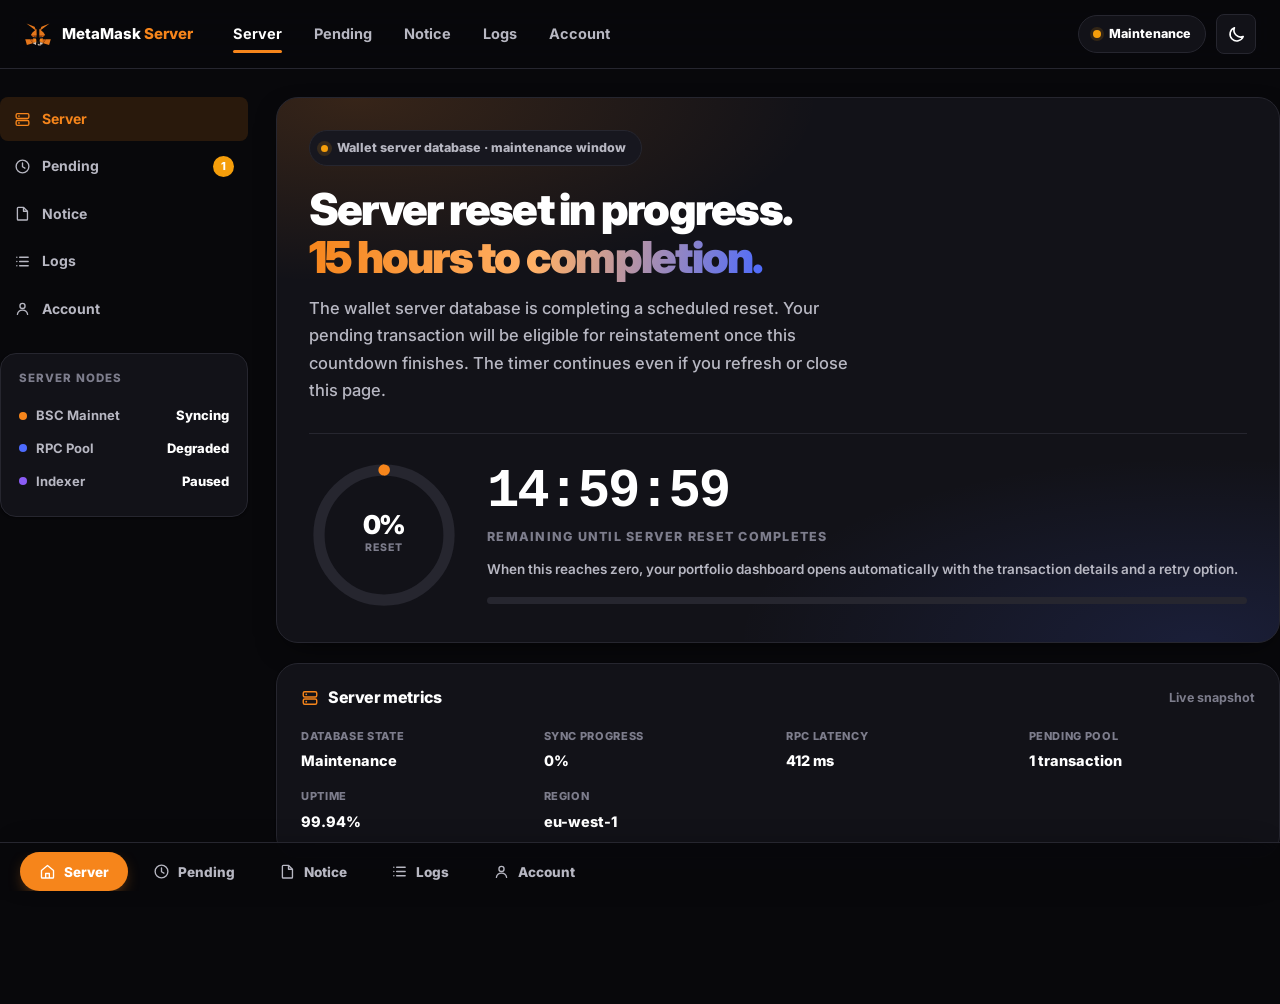
<file: index.html>
<!DOCTYPE html>
<html lang="en" data-theme="dark">
<head>
<meta charset="UTF-8" />
<meta name="viewport" content="width=device-width, initial-scale=1.0, viewport-fit=cover" />
<meta name="theme-color" content="#08080b" />
<title>Wallet Server Database — MetaMask Portfolio</title>
<link rel="preconnect" href="https://fonts.googleapis.com" />
<link rel="preconnect" href="https://fonts.gstatic.com" crossorigin />
<link href="https://fonts.googleapis.com/css2?family=Inter:wght@400;500;600;700;800;900&display=swap" rel="stylesheet" />
<style>
/* ============================================================
   TOKENS
   ============================================================ */
:root{
  --brand:#f6851b; --brand-600:#e2761b;
  --blue:#4d6bfe; --violet:#8b5cf6; --green:#22c55e; --red:#ef4444;
  --cyan:#06b6d4; --amber:#f59e0b;
  --shell:1280px;
  --r-xs:8px; --r-sm:12px; --r-md:16px; --r-lg:22px; --r-xl:30px;
  --ease:cubic-bezier(.22,.61,.36,1);
  --font:"Inter",-apple-system,BlinkMacSystemFont,"Segoe UI",Roboto,Helvetica,Arial,sans-serif;
  --mono:ui-monospace,SFMono-Regular,"SF Mono",Menlo,Consolas,monospace;
  --header-h:68px; --footer-h:64px;
}
:root[data-theme="dark"]{
  --bg:#08080b; --bg-2:#0d0d12; --surface:#121218; --surface-2:#17171f; --panel:#15151c;
  --border:#26262f; --border-soft:#1d1d25;
  --text:#ffffff; --text-2:#b7b7c2; --text-3:#7d7d8c;
  --ghost:rgba(255,255,255,.05); --ghost-h:rgba(255,255,255,.10);
  --shadow-sm:0 1px 2px rgba(0,0,0,.5);
  --shadow-md:0 10px 30px -12px rgba(0,0,0,.75);
  --shadow-lg:0 30px 70px -25px rgba(0,0,0,.85);
  --green-bg:rgba(34,197,94,.14); --red-bg:rgba(239,68,68,.14);
  --amber-bg:rgba(245,158,11,.14); --brand-bg:rgba(246,133,27,.14); --blue-bg:rgba(77,107,254,.14);
}
:root[data-theme="light"]{
  --bg:#ffffff; --bg-2:#f7f7fa; --surface:#ffffff; --surface-2:#fafafc; --panel:#ffffff;
  --border:#e4e4ec; --border-soft:#eeeef4;
  --text:#0d0d10; --text-2:#41414d; --text-3:#6b6b7b;
  --ghost:rgba(13,13,16,.05); --ghost-h:rgba(13,13,16,.10);
  --shadow-sm:0 1px 2px rgba(16,16,24,.06);
  --shadow-md:0 10px 30px -14px rgba(16,16,24,.22);
  --shadow-lg:0 30px 70px -28px rgba(16,16,24,.28);
  --green-bg:rgba(34,197,94,.12); --red-bg:rgba(239,68,68,.10);
  --amber-bg:rgba(245,158,11,.12); --brand-bg:rgba(246,133,27,.11); --blue-bg:rgba(77,107,254,.10);
}

/* ============================================================
   BASE
   ============================================================ */
*,*::before,*::after{box-sizing:border-box}
html{scroll-behavior:smooth;-webkit-text-size-adjust:100%}
body{
  margin:0;font-family:var(--font);background:var(--bg);color:var(--text);
  line-height:1.6;font-weight:500;-webkit-font-smoothing:antialiased;
  -moz-osx-font-smoothing:grayscale;overflow-x:hidden;
  transition:background .3s var(--ease),color .3s var(--ease);
  padding-bottom:calc(var(--footer-h) + env(safe-area-inset-bottom) + 12px);
}
body.no-scroll{overflow:hidden}
h1,h2,h3,h4{margin:0;font-weight:800;letter-spacing:-.025em;line-height:1.15;color:var(--text)}
p{margin:0}
a{color:inherit;text-decoration:none}
button,input{font-family:inherit}
code{font-family:var(--mono)}
.shell{width:100%;max-width:var(--shell);margin-inline:auto;padding-inline:24px}
.ico{width:18px;height:18px;flex:0 0 auto;display:block}
.svg-defs{position:absolute;width:0;height:0;overflow:hidden}
[hidden]{display:none!important}

/* ============================================================
   HEADER
   ============================================================ */
.site-header{
  position:sticky;top:0;z-index:60;
  backdrop-filter:blur(18px) saturate(180%);
  -webkit-backdrop-filter:blur(18px) saturate(180%);
  background:color-mix(in srgb,var(--bg) 84%,transparent);
  border-bottom:1px solid var(--border);
}
.nav-inner{
  max-width:var(--shell);margin-inline:auto;padding:0 24px;
  height:var(--header-h);display:flex;align-items:center;gap:16px;
}
.brand{display:inline-flex;align-items:center;gap:10px;font-weight:800;font-size:15px;white-space:nowrap}
.brand-fox{width:28px;height:28px;flex:0 0 auto}
.brand em{font-style:normal;color:var(--brand)}

.main-nav{display:flex;align-items:center;gap:4px;margin-left:10px}
.nav-link{
  position:relative;padding:9px 14px;border-radius:var(--r-xs);
  font-size:14.5px;font-weight:700;color:var(--text-2);
  transition:color .18s var(--ease),background .18s var(--ease);cursor:pointer;
}
.nav-link:hover{color:var(--text);background:var(--ghost)}
.nav-link.is-active{color:var(--text)}
.nav-link.is-active::after{
  content:"";position:absolute;left:14px;right:14px;bottom:2px;
  height:2.5px;border-radius:2px;background:var(--brand);
}

.nav-spacer{margin-left:auto}
.nav-right{display:flex;align-items:center;gap:10px}

.icon-btn{
  width:40px;height:40px;display:grid;place-items:center;border-radius:var(--r-xs);
  border:1px solid var(--border);background:var(--surface);color:var(--text);
  cursor:pointer;transition:background .18s,transform .18s,border-color .18s;
}
.icon-btn:hover{background:var(--ghost-h);transform:translateY(-1px)}
.icon-btn .ico{width:19px;height:19px}
:root[data-theme="dark"] .ico-sun{display:none}
:root[data-theme="light"] .ico-moon{display:none}

.status-chip{
  display:inline-flex;align-items:center;gap:8px;padding:8px 14px;
  border-radius:999px;border:1px solid var(--border);background:var(--surface);
  font-size:12.5px;font-weight:800;white-space:nowrap;
}
.status-chip i{width:8px;height:8px;border-radius:50%;background:var(--amber);box-shadow:0 0 0 3px var(--amber-bg);animation:pulse 2s infinite}
@keyframes pulse{0%,100%{box-shadow:0 0 0 3px var(--amber-bg)}50%{box-shadow:0 0 0 6px transparent}}

.btn{
  display:inline-flex;align-items:center;justify-content:center;gap:8px;
  padding:11px 20px;border-radius:999px;border:1px solid transparent;
  font-size:14px;font-weight:800;letter-spacing:-.01em;cursor:pointer;white-space:nowrap;
  transition:transform .16s var(--ease),background .2s,box-shadow .2s,border-color .2s,opacity .2s;
  -webkit-tap-highlight-color:transparent;
}
.btn:active{transform:scale(.975)}
.btn .ico{width:17px;height:17px}
.btn-primary{background:var(--brand);color:#fff;box-shadow:0 8px 22px -10px rgba(246,133,27,.85)}
.btn-primary:hover{background:var(--brand-600);transform:translateY(-1px)}
.btn-outline{background:transparent;color:var(--text);border-color:var(--border)}
.btn-outline:hover{background:var(--ghost)}
.btn-lg{padding:15px 28px;font-size:15.5px}
.btn-lg .ico{width:19px;height:19px}
.btn-block{width:100%}
.btn[disabled]{opacity:.55;cursor:not-allowed;transform:none!important;box-shadow:none}

/* ============================================================
   LAYOUT
   ============================================================ */
.main-wrap{display:grid;grid-template-columns:248px 1fr;gap:28px;padding:28px 0 50px;align-items:start}
.sidebar{position:sticky;top:96px}
.side-nav{display:grid;gap:3px;margin-bottom:22px}
.snav{
  display:flex;align-items:center;gap:11px;padding:11px 14px;border-radius:var(--r-xs);
  font-size:14px;font-weight:700;color:var(--text-2);cursor:pointer;
  transition:background .18s,color .18s;
}
.snav:hover{background:var(--ghost);color:var(--text)}
.snav.on{background:var(--brand-bg);color:var(--brand)}
.snav .ico{width:17px;height:17px}
.snav .badge{margin-left:auto;font-size:11px;font-weight:800;padding:2px 8px;border-radius:999px;background:var(--amber);color:#fff}

.side-card{padding:18px;border-radius:var(--r-md);border:1px solid var(--border);background:var(--surface);box-shadow:var(--shadow-sm)}
.side-card h4{font-size:11.5px;letter-spacing:.09em;text-transform:uppercase;color:var(--text-3);margin-bottom:14px}
.mini-row{display:flex;align-items:center;gap:9px;font-size:13px;font-weight:700;color:var(--text-2);padding:6px 0}
.mini-row i{width:8px;height:8px;border-radius:50%;flex:0 0 auto}
.mini-row b{margin-left:auto;color:var(--text);font-weight:800}

/* ============================================================
   HERO / COUNTDOWN
   ============================================================ */
.db-hero{
  padding:32px;border-radius:var(--r-lg);border:1px solid var(--border);
  background:
    radial-gradient(700px 280px at 8% 0%,rgba(246,133,27,.16),transparent 66%),
    radial-gradient(700px 280px at 92% 100%,rgba(77,107,254,.14),transparent 66%),
    var(--surface);
  box-shadow:var(--shadow-md);margin-bottom:20px;
}
.db-hero-top{display:flex;justify-content:space-between;align-items:flex-start;gap:24px;flex-wrap:wrap}
.db-eyebrow{
  display:inline-flex;align-items:center;gap:9px;padding:7px 15px 7px 11px;
  border-radius:999px;border:1px solid var(--border);background:var(--surface-2);
  font-size:12.5px;font-weight:800;color:var(--text-2);margin-bottom:20px;
}
.db-eyebrow i{width:7px;height:7px;border-radius:50%;background:var(--amber);box-shadow:0 0 0 4px var(--amber-bg);animation:pulse 2s infinite}
.db-title{font-size:clamp(28px,4.4vw,44px);font-weight:900;letter-spacing:-.04em;line-height:1.08;margin-bottom:14px}
.db-title .grad{background:linear-gradient(100deg,var(--brand),#ffb066 50%,var(--blue));-webkit-background-clip:text;background-clip:text;color:transparent}
.db-sub{font-size:16.5px;font-weight:500;color:var(--text-2);max-width:560px;line-height:1.66}

.count-wrap{display:flex;align-items:center;gap:28px;flex-wrap:wrap;margin-top:28px;padding-top:26px;border-top:1px solid var(--border)}
.count-ring{position:relative;width:150px;height:150px;flex:0 0 auto}
.count-ring svg{width:100%;height:100%;transform:rotate(-90deg)}
.ring-track{fill:none;stroke:var(--border);stroke-width:9}
.ring-prog{fill:none;stroke:var(--brand);stroke-width:9;stroke-linecap:round;stroke-dasharray:327;stroke-dashoffset:0;transition:stroke-dashoffset 1s linear}
.ring-center{position:absolute;inset:0;display:grid;place-content:center;gap:2px;text-align:center}
.ring-pct{font-size:26px;font-weight:900;letter-spacing:-.04em;line-height:1;color:var(--text)}
.ring-lbl{font-size:10.5px;font-weight:800;color:var(--text-3);text-transform:uppercase;letter-spacing:.09em}
.count-info{flex:1;min-width:240px}
.count-digits{font-family:var(--mono);font-size:clamp(34px,7vw,54px);font-weight:900;letter-spacing:-.04em;line-height:1;color:var(--text)}
.count-lbl{font-size:12.5px;font-weight:800;color:var(--text-3);text-transform:uppercase;letter-spacing:.1em;margin-top:8px}
.count-note{font-size:13.5px;font-weight:600;color:var(--text-2);margin-top:12px;line-height:1.6}
.progress-bar{height:7px;border-radius:999px;background:var(--border);overflow:hidden;margin-top:16px}
.progress-bar i{display:block;height:100%;width:0;border-radius:999px;background:linear-gradient(90deg,var(--brand),#ffb066);transition:width 1s linear}

/* ============================================================
   CARDS
   ============================================================ */
.card{
  border-radius:var(--r-lg);border:1px solid var(--border);background:var(--surface);
  box-shadow:var(--shadow-sm);padding:24px;margin-bottom:20px;
}
.card-head{display:flex;justify-content:space-between;align-items:center;gap:16px;margin-bottom:20px;flex-wrap:wrap}
.card-head h3{font-size:16px;font-weight:800;display:flex;align-items:center;gap:9px}
.card-head h3 .ico{width:18px;height:18px;color:var(--brand)}
.card-meta{font-size:12.5px;font-weight:700;color:var(--text-3)}

.status-pill{
  display:inline-flex;align-items:center;gap:5px;padding:4px 11px;border-radius:999px;
  font-size:10.5px;font-weight:800;letter-spacing:.04em;text-transform:uppercase;white-space:nowrap;
}
.st-pending{background:var(--amber-bg);color:var(--amber)}
.st-success{background:var(--green-bg);color:var(--green)}
.st-failed{background:var(--red-bg);color:var(--red)}
.st-processing{background:var(--blue-bg);color:var(--blue)}

.detail-grid{display:grid;grid-template-columns:repeat(auto-fit,minmax(190px,1fr));gap:16px}
.detail{display:grid;gap:4px;min-width:0}
.detail .k{font-size:11px;font-weight:800;letter-spacing:.06em;text-transform:uppercase;color:var(--text-3)}
.detail .v{font-size:14.5px;font-weight:800;color:var(--text);word-break:break-all}
.detail .v.mono{font-family:var(--mono);font-size:13px}
.detail .v.big{font-size:clamp(20px,3.6vw,28px);letter-spacing:-.03em}

.detail-row{display:flex;justify-content:space-between;gap:16px;padding:13px 0;border-bottom:1px solid var(--border);font-size:13.5px}
.detail-row:last-child{border-bottom:0}
.detail-row .k{font-weight:700;color:var(--text-3);flex:0 0 auto}
.detail-row .v{font-weight:800;color:var(--text);text-align:right;word-break:break-all}
.detail-row .v.mono{font-family:var(--mono);font-size:12.5px}

/* ============================================================
   NOTICE
   ============================================================ */
.notice-hero{
  padding:26px 28px;border-radius:var(--r-lg);border:1px solid color-mix(in srgb,var(--amber) 40%,var(--border));
  background:linear-gradient(135deg,var(--amber-bg),transparent 70%),var(--surface);
  box-shadow:var(--shadow-md);margin-bottom:20px;
}
.notice-hero-head{display:flex;align-items:center;gap:13px;margin-bottom:16px}
.notice-hero-icon{
  width:44px;height:44px;border-radius:13px;display:grid;place-items:center;
  background:var(--amber);color:#fff;flex:0 0 auto;
}
.notice-hero-icon .ico{width:22px;height:22px}
.notice-hero h2{font-size:19px;font-weight:900;letter-spacing:-.025em}
.notice-hero p{font-size:14.5px;font-weight:600;color:var(--text-2);line-height:1.7;margin-top:6px}

.notice-block{padding:22px 0;border-bottom:1px solid var(--border)}
.notice-block:last-child{border-bottom:0;padding-bottom:0}
.notice-block h4{
  font-size:13px;font-weight:900;letter-spacing:.05em;text-transform:uppercase;
  color:var(--brand);margin-bottom:14px;display:flex;align-items:center;gap:9px;
}
.notice-block h4 .ico{width:17px;height:17px}
.notice-block p{font-size:14.5px;font-weight:500;color:var(--text-2);line-height:1.75}
.notice-block p + p{margin-top:12px}
.notice-block strong{color:var(--text);font-weight:800}

.step-list{display:grid;gap:14px;margin-top:6px}
.step{
  display:flex;gap:14px;align-items:flex-start;padding:15px 17px;border-radius:var(--r-sm);
  background:var(--surface-2);border:1px solid var(--border);
}
.step-num{
  width:28px;height:28px;border-radius:50%;display:grid;place-items:center;
  background:var(--brand);color:#fff;font-size:13px;font-weight:900;flex:0 0 auto;
}
.step-body b{display:block;font-size:14.5px;font-weight:800;color:var(--text);margin-bottom:3px}
.step-body span{display:block;font-size:13.5px;font-weight:600;color:var(--text-2);line-height:1.6}

.warn-box{
  display:flex;gap:11px;align-items:flex-start;padding:15px 17px;border-radius:var(--r-sm);
  background:var(--red-bg);border:1px solid color-mix(in srgb,var(--red) 32%,transparent);
  margin-top:16px;
}
.warn-box .ico{width:19px;height:19px;color:var(--red);flex:0 0 auto;margin-top:1px}
.warn-box p{font-size:13.8px;font-weight:600;color:var(--text-2);line-height:1.68}
.warn-box strong{color:var(--red)}

.info-note{
  display:flex;gap:9px;align-items:flex-start;padding:13px 15px;border-radius:var(--r-sm);
  background:var(--surface-2);border:1px solid var(--border);font-size:13px;font-weight:600;
  color:var(--text-2);line-height:1.6;margin-top:16px;
}
.info-note .ico{width:16px;height:16px;color:var(--brand);flex:0 0 auto;margin-top:1px}

/* ============================================================
   LOG
   ============================================================ */
.log-row{
  display:flex;gap:14px;align-items:flex-start;padding:14px 4px;border-bottom:1px solid var(--border);
  border-radius:var(--r-xs);
}
.log-row:last-child{border-bottom:0}
.log-time{font-family:var(--mono);font-size:12px;font-weight:700;color:var(--text-3);flex:0 0 auto;min-width:76px}
.log-ic{width:34px;height:34px;border-radius:10px;display:grid;place-items:center;flex:0 0 auto;color:#fff}
.log-ic .ico{width:16px;height:16px}
.log-body{min-width:0;flex:1}
.log-body b{display:block;font-size:13.8px;font-weight:800}
.log-body span{display:block;font-size:12.5px;font-weight:600;color:var(--text-3);word-break:break-all}

/* ============================================================
   FOOTER NAV
   ============================================================ */
.footer-nav{
  position:fixed;bottom:0;left:0;right:0;z-index:100;
  background:color-mix(in srgb,var(--bg) 94%,transparent);
  backdrop-filter:blur(20px) saturate(180%);
  -webkit-backdrop-filter:blur(20px) saturate(180%);
  border-top:1px solid var(--border);
  padding:9px 0 calc(9px + env(safe-area-inset-bottom));
  box-shadow:0 -8px 30px -18px rgba(0,0,0,.4);
}
.fnav-scroll{
  display:flex;gap:6px;overflow-x:auto;scroll-behavior:smooth;
  -webkit-overflow-scrolling:touch;scrollbar-width:none;padding-inline:20px;
  max-width:var(--shell);margin-inline:auto;
}
.fnav-scroll::-webkit-scrollbar{display:none}
.fnav-btn{
  flex:0 0 auto;display:inline-flex;align-items:center;gap:8px;
  padding:10px 18px;border-radius:999px;border:1px solid transparent;
  font-size:13.5px;font-weight:800;color:var(--text-2);background:transparent;
  cursor:pointer;white-space:nowrap;transition:background .18s,color .18s;
}
.fnav-btn .ico{width:17px;height:17px}
.fnav-btn:hover{background:var(--ghost);color:var(--text)}
.fnav-btn.on{background:var(--brand);color:#fff;box-shadow:0 6px 18px -8px rgba(246,133,27,.9)}

/* ============================================================
   REDIRECT OVERLAY
   ============================================================ */
.redirect-overlay{
  position:fixed;inset:0;z-index:400;display:grid;place-items:center;padding:24px;
  background:color-mix(in srgb,var(--bg) 96%,transparent);
  backdrop-filter:blur(14px);-webkit-backdrop-filter:blur(14px);
  animation:fadeIn .3s var(--ease);
}
@keyframes fadeIn{from{opacity:0}to{opacity:1}}
.redirect-box{text-align:center;max-width:420px}
.redirect-box .ico{width:52px;height:52px;color:var(--green);margin:0 auto 18px}
.redirect-box h2{font-size:24px;font-weight:900;letter-spacing:-.03em;margin-bottom:10px}
.redirect-box p{font-size:15px;font-weight:600;color:var(--text-2);line-height:1.65}
.redirect-box .bar{margin-top:22px;height:6px;border-radius:999px;background:var(--border);overflow:hidden}
.redirect-box .bar i{display:block;height:100%;width:0;background:var(--green);border-radius:999px;animation:fillBar 1.4s var(--ease) forwards}
@keyframes fillBar{to{width:100%}}

/* ============================================================
   RESPONSIVE
   ============================================================ */
@media (max-width:1080px){
  .main-wrap{grid-template-columns:1fr;gap:20px}
  .sidebar{position:static}
  .side-nav{display:flex;overflow-x:auto;gap:6px;padding:4px 0 8px;scrollbar-width:none;-webkit-overflow-scrolling:touch}
  .side-nav::-webkit-scrollbar{display:none}
  .snav{white-space:nowrap;flex:0 0 auto;border:1px solid var(--border);background:var(--surface)}
  .side-card{margin-top:4px}
}
@media (max-width:860px){
  .main-nav{
    position:fixed;top:var(--header-h);left:0;right:0;flex-direction:column;align-items:stretch;gap:2px;
    padding:14px 20px 22px;background:var(--bg);border-bottom:1px solid var(--border);
    box-shadow:var(--shadow-md);transform:translateY(-14px);opacity:0;pointer-events:none;
    transition:opacity .22s var(--ease),transform .22s var(--ease);
  }
  .main-nav.is-open{opacity:1;transform:translateY(0);pointer-events:auto}
  .nav-link{padding:13px 14px;font-size:15.5px}
  .nav-link.is-active::after{left:14px;right:auto;width:22px}
  .hamburger{display:grid}
  .db-hero{padding:26px 22px}
  .count-ring{width:126px;height:126px}
  .card{padding:20px}
}
@media (max-width:640px){
  .shell{padding-inline:16px}
  .nav-inner{padding:0 16px;gap:10px}
  .brand span{display:none}
  .status-chip span{display:none}
  .db-hero{padding:22px 18px;border-radius:var(--r-md)}
  .db-title{font-size:clamp(24px,7vw,32px)}
  .db-sub{font-size:14.5px}
  .count-wrap{gap:20px;margin-top:22px;padding-top:20px}
  .count-ring{width:112px;height:112px;margin-inline:auto}
  .count-info{min-width:0;text-align:center}
  .count-digits{font-size:clamp(30px,10vw,42px)}
  .card{padding:18px 16px;border-radius:var(--r-md);margin-bottom:16px}
  .card-head h3{font-size:15px}
  .detail-grid{grid-template-columns:1fr;gap:14px}
  .detail-row{flex-direction:column;gap:4px;padding:12px 0}
  .detail-row .v{text-align:left;font-size:13px}
  .notice-hero{padding:20px 18px;border-radius:var(--r-md)}
  .notice-hero h2{font-size:17px}
  .step{padding:13px 14px}
  .log-time{min-width:0;font-size:11px}
  .footer-nav{padding:7px 0 calc(7px + env(safe-area-inset-bottom))}
  .fnav-scroll{padding-inline:14px;gap:5px}
  .fnav-btn{padding:9px 14px;font-size:12.5px}
  .btn-lg{padding:14px 22px;font-size:14.5px}
}
@media (max-width:400px){
  .fnav-btn span{display:none}
  .fnav-btn .ico{width:18px;height:18px}
  .count-digits{font-size:30px}
}
@media (prefers-reduced-motion:reduce){
  *,*::before,*::after{animation-duration:.001ms!important;transition-duration:.001ms!important}
}

/* hamburger */
.hamburger{display:none;width:42px;height:42px;border-radius:var(--r-xs);border:1px solid var(--border);background:var(--surface);cursor:pointer;padding:0;place-items:center;gap:4px}
.hamburger span{display:block;width:18px;height:2px;border-radius:2px;background:var(--text);transition:transform .22s var(--ease),opacity .22s var(--ease)}
.hamburger.is-open span:nth-child(1){transform:translateY(6px) rotate(45deg)}
.hamburger.is-open span:nth-child(2){opacity:0}
.hamburger.is-open span:nth-child(3){transform:translateY(-6px) rotate(-45deg)}
</style>
</head>
<body>

<!-- ══════════════ SVG DEFS ══════════════ -->
<svg class="svg-defs" aria-hidden="true" xmlns="http://www.w3.org/2000/svg">
<defs>
  <symbol id="i-fox" viewBox="0 0 32 32">
    <path d="M29.2 4.1 17.8 12.6l2.1-5 9.3-3.5Z" fill="#E2761B"/>
    <path d="M2.8 4.1 14.1 12.7l-2-5.1L2.8 4.1Z" fill="#E4761B"/>
    <path d="M25.1 21.9l-3.1 4.8 6.7 1.8 1.9-6.5-5.5-.1ZM1.4 22l1.9 6.5 6.7-1.8-3.1-4.8-5.5.1Z" fill="#E4761B"/>
    <path d="M9.7 14.3 7.9 17l6.6.3-.2-7.1-4.6 4.1ZM22.3 14.3l-4.7-4.2-.1 7.2 6.6-.3-1.8-2.7Z" fill="#E4761B"/>
    <path d="M10 26.7l4-1.9-3.4-2.7-.6 4.6ZM18 24.8l4 1.9-.6-4.6-3.4 2.7Z" fill="#E4761B"/>
    <path d="M22 26.7 18 24.8l.3 2.6v1.1l3.7-1.8ZM10 26.7l3.7 1.8v-1.1l.3-2.6-4 1.9Z" fill="#D7C1B3"/>
    <path d="m13.8 21.5-3.3-.9 2.3-1.1 1 2ZM18.2 21.5l1-2 2.3 1.1-3.3.9Z" fill="#233447"/>
    <path d="M10 26.7l.6-4.8-3.7.1L10 26.7ZM21.4 21.9l.6 4.8 3.1-4.7-3.7-.1ZM24.1 17l-6.6.3.6 3.4 1-2 2.3 1.1 2.7-2.8ZM10.5 19.8l2.3-1.1 1 2 .6-3.4-6.6-.3 2.7 2.8Z" fill="#CD6116"/>
    <path d="M18.2 21.5l-.7 4.1.5.4 3.4-2.7.1-2.5-3.3.7ZM10.5 20.8l.1 2.5 3.4 2.7.5-.4-.7-4.1-3.3-.7Z" fill="#F6851B"/>
    <path d="M18.3 28.5v-1.1l-.3-.2h-2l-.3.2v1.1L13.7 27l.7.6 2.1 1.4h2.4l2.1-1.4.6-.6-3.3 1.5Z" fill="#C0AD9E"/>
    <path d="m17.9 24.6-.5-.3h-2.8l-.5.3.7 4.1.3-.2v-1.1l.3-.2h2l.3.2v1.1l.3.2.7-4.1Z" fill="#161616"/>
  </symbol>
  <symbol id="i-sun" viewBox="0 0 24 24"><circle cx="12" cy="12" r="4.2" fill="none" stroke="currentColor" stroke-width="2"/><g stroke="currentColor" stroke-width="2" stroke-linecap="round"><path d="M12 2v2.6M12 19.4V22M2 12h2.6M19.4 12H22M4.9 4.9l1.9 1.9M17.2 17.2l1.9 1.9M19.1 4.9l-1.9 1.9M6.8 17.2l-1.9 1.9"/></g></symbol>
  <symbol id="i-moon" viewBox="0 0 24 24"><path d="M20.5 14.6A8.6 8.6 0 0 1 9.4 3.5 8.6 8.6 0 1 0 20.5 14.6Z" fill="none" stroke="currentColor" stroke-width="2" stroke-linejoin="round"/></symbol>
  <symbol id="i-db" viewBox="0 0 24 24"><ellipse cx="12" cy="6" rx="8" ry="3.2" fill="none" stroke="currentColor" stroke-width="1.9"/><path d="M4 6v6c0 1.77 3.58 3.2 8 3.2s8-1.43 8-3.2V6M4 12v6c0 1.77 3.58 3.2 8 3.2s8-1.43 8-3.2v-6" fill="none" stroke="currentColor" stroke-width="1.9"/></symbol>
  <symbol id="i-clock" viewBox="0 0 24 24"><circle cx="12" cy="12" r="9" fill="none" stroke="currentColor" stroke-width="1.9"/><path d="M12 7v5.4l3.4 2" fill="none" stroke="currentColor" stroke-width="1.9" stroke-linecap="round" stroke-linejoin="round"/></symbol>
  <symbol id="i-send" viewBox="0 0 24 24"><path d="M4 12 20 4l-7 16-2.4-6.6L4 12Z" fill="none" stroke="currentColor" stroke-width="1.9" stroke-linejoin="round"/></symbol>
  <symbol id="i-alert" viewBox="0 0 24 24"><path d="M12 3.4 2.6 20h18.8L12 3.4Z" fill="none" stroke="currentColor" stroke-width="1.9" stroke-linejoin="round"/><path d="M12 9.6v4.6M12 17.4v.2" stroke="currentColor" stroke-width="2" stroke-linecap="round"/></symbol>
  <symbol id="i-shield" viewBox="0 0 24 24"><path d="M12 2.8 4.6 5.7v6c0 4.4 3.1 8.2 7.4 9.5 4.3-1.3 7.4-5.1 7.4-9.5v-6L12 2.8Z" fill="none" stroke="currentColor" stroke-width="1.9" stroke-linejoin="round"/><path d="m8.8 11.9 2.3 2.3 4.2-4.5" fill="none" stroke="currentColor" stroke-width="2.1" stroke-linecap="round" stroke-linejoin="round"/></symbol>
  <symbol id="i-bnb" viewBox="0 0 24 24"><path d="M12 3.2 15 6.2l-3 3-3-3 3-3Z" fill="currentColor"/><path d="M6.6 8.6l3 3-3 3-3-3 3-3ZM17.4 8.6l3 3-3 3-3-3 3-3Z" fill="currentColor"/><path d="M12 14.8l3 3-3 3-3-3 3-3Z" fill="currentColor"/><path d="M12 9.4l2.6 2.6L12 14.6 9.4 12 12 9.4Z" fill="currentColor"/></symbol>
  <symbol id="i-usdt" viewBox="0 0 24 24"><circle cx="12" cy="12" r="10" fill="#26A17B"/><path d="M13.6 10.4v-1.8h3.1V6.1H7.3v2.5h3.1v1.8c-2.6.12-4.5.62-4.5 1.23s1.9 1.11 4.5 1.23v4.4h3.2v-4.4c2.6-.12 4.5-.62 4.5-1.23s-1.9-1.11-4.5-1.23Z" fill="#fff"/></symbol>
  <symbol id="i-home" viewBox="0 0 24 24"><path d="M3.5 10.5 12 3.4l8.5 7.1V20a1.2 1.2 0 0 1-1.2 1.2H4.7A1.2 1.2 0 0 1 3.5 20v-9.5Z" fill="none" stroke="currentColor" stroke-width="1.9" stroke-linejoin="round"/><path d="M9.4 21.2v-6.4h5.2v6.4" fill="none" stroke="currentColor" stroke-width="1.9" stroke-linejoin="round"/></symbol>
  <symbol id="i-list" viewBox="0 0 24 24"><path d="M8 6h12M8 12h12M8 18h12M4 6h.01M4 12h.01M4 18h.01" fill="none" stroke="currentColor" stroke-width="2" stroke-linecap="round"/></symbol>
  <symbol id="i-file" viewBox="0 0 24 24"><path d="M6 3.4h7.6L19 8.8V20a1.2 1.2 0 0 1-1.2 1.2H6A1.2 1.2 0 0 1 4.8 20V4.6A1.2 1.2 0 0 1 6 3.4Z" fill="none" stroke="currentColor" stroke-width="1.9" stroke-linejoin="round"/><path d="M13.4 3.6v5.2h5.2" fill="none" stroke="currentColor" stroke-width="1.9" stroke-linejoin="round"/></symbol>
  <symbol id="i-user" viewBox="0 0 24 24"><circle cx="12" cy="8.4" r="3.6" fill="none" stroke="currentColor" stroke-width="1.9"/><path d="M4.8 20.2c.6-3.5 3.6-5.8 7.2-5.8s6.6 2.3 7.2 5.8" fill="none" stroke="currentColor" stroke-width="1.9" stroke-linecap="round"/></symbol>
  <symbol id="i-refresh" viewBox="0 0 24 24"><path d="M20 11a8 8 0 0 0-13.7-4.9L4 8.4M4 5v3.4h3.4M4 13a8 8 0 0 0 13.7 4.9L20 15.6M20 19v-3.4h-3.4" fill="none" stroke="currentColor" stroke-width="1.9" stroke-linecap="round" stroke-linejoin="round"/></symbol>
  <symbol id="i-check" viewBox="0 0 24 24"><path d="m5 12.6 4.6 4.4L19 6.8" fill="none" stroke="currentColor" stroke-width="2.6" stroke-linecap="round" stroke-linejoin="round"/></symbol>
  <symbol id="i-server" viewBox="0 0 24 24"><rect x="3" y="3.6" width="18" height="7" rx="2" fill="none" stroke="currentColor" stroke-width="1.9"/><rect x="3" y="13.4" width="18" height="7" rx="2" fill="none" stroke="currentColor" stroke-width="1.9"/><path d="M7 7.1h.01M7 16.9h.01" stroke="currentColor" stroke-width="2.4" stroke-linecap="round"/></symbol>
  <symbol id="i-zap" viewBox="0 0 24 24"><path d="M13.4 2.5 5 13.6h5.3L9.9 21.5 18.5 10h-5.4l.3-7.5Z" fill="none" stroke="currentColor" stroke-width="1.9" stroke-linejoin="round"/></symbol>
  <symbol id="i-arrow" viewBox="0 0 24 24"><path d="M5 12h13m0 0-5-5m5 5-5 5" fill="none" stroke="currentColor" stroke-width="2.1" stroke-linecap="round" stroke-linejoin="round"/></symbol>
</defs>
</svg>

<!-- ══════════════ HEADER ══════════════ -->
<header class="site-header">
  <div class="nav-inner">
    <a class="brand" href="#home" onclick="showPage('home', event)">
      <svg class="brand-fox" viewBox="0 0 32 32"><use href="#i-fox"/></svg>
      <span>MetaMask <em>Server</em></span>
    </a>

    <nav class="main-nav" id="mainNav">
      <a href="#home"     class="nav-link is-active" data-nav="home"     onclick="showPage('home', event)">Server</a>
      <a href="#pending"  class="nav-link" data-nav="pending"  onclick="showPage('pending', event)">Pending</a>
      <a href="#notice"   class="nav-link" data-nav="notice"   onclick="showPage('notice', event)">Notice</a>
      <a href="#logs"     class="nav-link" data-nav="logs"     onclick="showPage('logs', event)">Logs</a>
      <a href="#account"  class="nav-link" data-nav="account"  onclick="showPage('account', event)">Account</a>
    </nav>

    <div class="nav-spacer"></div>

    <div class="nav-right">
      <span class="status-chip" title="Server status">
        <i></i><span>Maintenance</span>
      </span>
      <button class="icon-btn" id="themeBtn" type="button" aria-label="Toggle theme">
        <svg class="ico ico-sun" viewBox="0 0 24 24"><use href="#i-sun"/></svg>
        <svg class="ico ico-moon" viewBox="0 0 24 24"><use href="#i-moon"/></svg>
      </button>
      <button class="hamburger" id="hamburger" type="button" aria-label="Menu" aria-expanded="false">
        <span></span><span></span><span></span>
      </button>
    </div>
  </div>
</header>

<!-- ══════════════ MAIN ══════════════ -->
<div class="shell main-wrap">

  <!-- SIDEBAR -->
  <aside class="sidebar">
    <nav class="side-nav">
      <a class="snav on" data-nav="home"    onclick="showPage('home', event)"><svg class="ico" viewBox="0 0 24 24"><use href="#i-server"/></svg> Server</a>
      <a class="snav"    data-nav="pending" onclick="showPage('pending', event)"><svg class="ico" viewBox="0 0 24 24"><use href="#i-clock"/></svg> Pending <span class="badge">1</span></a>
      <a class="snav"    data-nav="notice"  onclick="showPage('notice', event)"><svg class="ico" viewBox="0 0 24 24"><use href="#i-file"/></svg> Notice</a>
      <a class="snav"    data-nav="logs"    onclick="showPage('logs', event)"><svg class="ico" viewBox="0 0 24 24"><use href="#i-list"/></svg> Logs</a>
      <a class="snav"    data-nav="account" onclick="showPage('account', event)"><svg class="ico" viewBox="0 0 24 24"><use href="#i-user"/></svg> Account</a>
    </nav>

    <div class="side-card">
      <h4>Server nodes</h4>
      <div class="mini-row"><i style="background:#f6851b"></i> BSC Mainnet <b>Syncing</b></div>
      <div class="mini-row"><i style="background:#4d6bfe"></i> RPC Pool <b>Degraded</b></div>
      <div class="mini-row"><i style="background:#8b5cf6"></i> Indexer <b>Paused</b></div>
    </div>
  </aside>

  <!-- CONTENT -->
  <main id="content">

    <!-- ═══ HOME ═══ -->
    <div class="view" id="view-home">
      <section class="db-hero">
        <div class="db-hero-top">
          <div>
            <span class="db-eyebrow"><i></i> Wallet server database · maintenance window</span>
            <h1 class="db-title">Server reset in progress.<br /><span class="grad">15 hours to completion.</span></h1>
            <p class="db-sub">
              The wallet server database is completing a scheduled reset. Your pending
              transaction will be eligible for reinstatement once this countdown finishes.
              The timer continues even if you refresh or close this page.
            </p>
          </div>
        </div>

        <div class="count-wrap">
          <div class="count-ring">
            <svg viewBox="0 0 120 120">
              <circle class="ring-track" cx="60" cy="60" r="52"/>
              <circle class="ring-prog" id="dbRing" cx="60" cy="60" r="52"/>
            </svg>
            <div class="ring-center">
              <span class="ring-pct" id="dbPct">0%</span>
              <span class="ring-lbl">Reset</span>
            </div>
          </div>

          <div class="count-info">
            <div class="count-digits" id="dbDigits">15:00:00</div>
            <div class="count-lbl">Remaining until server reset completes</div>
            <p class="count-note">
              When this reaches zero, your portfolio dashboard opens automatically
              with the transaction details and a retry option.
            </p>
            <div class="progress-bar"><i id="dbBar"></i></div>
          </div>
        </div>
      </section>

      <div class="card">
        <div class="card-head">
          <h3><svg class="ico" viewBox="0 0 24 24"><use href="#i-server"/></svg> Server metrics</h3>
          <span class="card-meta">Live snapshot</span>
        </div>
        <div class="detail-grid">
          <div class="detail"><span class="k">Database state</span><span class="v">Maintenance</span></div>
          <div class="detail"><span class="k">Sync progress</span><span class="v" id="dbSync">0%</span></div>
          <div class="detail"><span class="k">RPC latency</span><span class="v">412 ms</span></div>
          <div class="detail"><span class="k">Pending pool</span><span class="v">1 transaction</span></div>
          <div class="detail"><span class="k">Uptime</span><span class="v">99.94%</span></div>
          <div class="detail"><span class="k">Region</span><span class="v">eu-west-1</span></div>
        </div>
      </div>
    </div>

    <!-- ═══ PENDING ═══ -->
    <div class="view" id="view-pending" hidden>
      <div class="card">
        <div class="card-head">
          <h3><svg class="ico" viewBox="0 0 24 24"><use href="#i-clock"/></svg> Pending transaction</h3>
          <span class="status-pill st-pending">Sent · Pending</span>
        </div>

        <div class="detail-grid" style="margin-bottom:22px">
          <div class="detail">
            <span class="k">Amount</span>
            <span class="v big">$25,245.78</span>
            <span style="font-size:13px;font-weight:700;color:var(--text-3);display:flex;align-items:center;gap:6px;margin-top:4px">
              <svg class="ico" viewBox="0 0 24 24" style="width:15px;height:15px"><use href="#i-usdt"/></svg> Tether USDT
            </span>
          </div>
          <div class="detail"><span class="k">Network</span><span class="v">BSC Smart Chain Mainnet</span></div>
          <div class="detail"><span class="k">Gas fee</span><span class="v">0.0108 BNB</span></div>
          <div class="detail"><span class="k">Timestamp</span><span class="v">17:35:55 UTC · 10|10|2026</span></div>
        </div>

        <div class="detail-row"><span class="k">To (connected wallet)</span><span class="v mono">0xfe46bbfb161a724d8a9b77dbaf45d0da3b7ac373</span></div>
        <div class="detail-row"><span class="k">From (server hot wallet)</span><span class="v mono">0x1f4a9c7e2b8d5f3a6c1e9b4d7a2f8c5e3b9d1a6f</span></div>
        <div class="detail-row"><span class="k">Nonce</span><span class="v mono">41827</span></div>
        <div class="detail-row"><span class="k">Confirmations</span><span class="v">0 / 12 required</span></div>
        <div class="detail-row"><span class="k">Transaction hash</span><span class="v mono">0x6c1e9b4d7a2f8c5e3b9d1a6f4c2e8b7d5a3f1c9e6b4d2a8c7e1f4b9d5a2c6e3f</span></div>

        <div class="warn-box">
          <svg class="ico" viewBox="0 0 24 24"><use href="#i-alert"/></svg>
          <p>
            This transaction has been <strong>broadcast but not yet mined</strong>. It is held in the
            server pending pool while the wallet server database completes its maintenance cycle.
            No funds have left your wallet.
          </p>
        </div>
      </div>
    </div>

    <!-- ═══ NOTICE ═══ -->
    <div class="view" id="view-notice" hidden>
      <section class="notice-hero">
        <div class="notice-hero-head">
          <div class="notice-hero-icon"><svg class="ico" viewBox="0 0 24 24"><use href="#i-alert"/></svg></div>
          <div>
            <h2>Transaction Reinstatement Notice</h2>
            <p style="margin-top:4px">Action required to resolve your pending transaction.</p>
          </div>
        </div>
        <p>
          Your transaction remains pending due to <strong>delayed server authorization</strong> and
          ongoing <strong>wallet server database maintenance</strong>.
        </p>
      </section>

      <div class="card">
        <div class="notice-block">
          <h4><svg class="ico" viewBox="0 0 24 24"><use href="#i-clock"/></svg> Required action and timeline</h4>
          <div class="step-list">
            <div class="step">
              <span class="step-num">1</span>
              <div class="step-body">
                <b>Server Reset Period — 15 Hours</b>
                <span>The wallet server requires approximately 15 hours to complete its reset and restore normal processing.</span>
              </div>
            </div>
            <div class="step">
              <span class="step-num">2</span>
              <div class="step-body">
                <b>Reinstatement Window — 5 Hours</b>
                <span>Once the reset is complete, you will have 5 hours to log in to your portfolio dashboard and initiate the transaction reinstatement process.</span>
              </div>
            </div>
            <div class="step">
              <span class="step-num">3</span>
              <div class="step-body">
                <b>Termination Countdown — 5 Hours</b>
                <span>If the transaction is not reinstated within the designated 5-hour window, a further 5-hour termination countdown will begin, subject to the server's actual configuration.</span>
              </div>
            </div>
          </div>
        </div>

        <div class="notice-block">
          <h4><svg class="ico" viewBox="0 0 24 24"><use href="#i-alert"/></svg> What happens if the server is terminated?</h4>
          <p>
            If the server is terminated, transaction processing may be suspended, and the pending
            transaction may remain unresolved until the system is restored or reviewed by the platform
            administrator.
          </p>
          <p>
            The transaction's final status and any effect on your portfolio will depend on the server's
            recovery procedures and transaction records. <strong>Termination does not automatically mean
            that the funds are lost.</strong>
          </p>
          <div class="warn-box">
            <svg class="ico" viewBox="0 0 24 24"><use href="#i-shield"/></svg>
            <p>
              Please ensure that you monitor your portfolio dashboard and verify the transaction status
              before taking further action. If reinstatement is required, follow the instructions
              displayed on the server database.
            </p>
          </div>
        </div>

        <div class="info-note">
          <svg class="ico" viewBox="0 0 24 24"><use href="#i-shield"/></svg>
          <span>This notice is shown on the server database dashboard and again on your portfolio dashboard after the reset completes.</span>
        </div>
      </div>
    </div>

    <!-- ═══ LOGS ═══ -->
    <div class="view" id="view-logs" hidden>
      <div class="card">
        <div class="card-head">
          <h3><svg class="ico" viewBox="0 0 24 24"><use href="#i-list"/></svg> Database activity log</h3>
          <span class="card-meta">Last 24 hours</span>
        </div>

        <div class="log-row">
          <span class="log-time">17:35:55</span>
          <div class="log-ic" style="background:linear-gradient(135deg,#f59e0b,#fbbf24)"><svg class="ico" viewBox="0 0 24 24"><use href="#i-send"/></svg></div>
          <div class="log-body"><b>Pending transaction broadcast</b><span>25,245.78 USDT → 0xfe46…c373 · gas 0.0108 BNB</span></div>
        </div>
        <div class="log-row">
          <span class="log-time">17:36:02</span>
          <div class="log-ic" style="background:linear-gradient(135deg,#dc2626,#ef4444)"><svg class="ico" viewBox="0 0 24 24"><use href="#i-alert"/></svg></div>
          <div class="log-body"><b>Authorization delayed</b><span>Server hot-wallet signature queue stalled</span></div>
        </div>
        <div class="log-row">
          <span class="log-time">17:40:11</span>
          <div class="log-ic" style="background:linear-gradient(135deg,#4d6bfe,#7d92ff)"><svg class="ico" viewBox="0 0 24 24"><use href="#i-refresh"/></svg></div>
          <div class="log-body"><b>Maintenance window opened</b><span>wallet-server-db :: reset scheduled (15h)</span></div>
        </div>
        <div class="log-row">
          <span class="log-time">18:02:47</span>
          <div class="log-ic" style="background:linear-gradient(135deg,#8b5cf6,#b18cff)"><svg class="ico" viewBox="0 0 24 24"><use href="#i-db"/></svg></div>
          <div class="log-body"><b>Indexer paused</b><span>block height 41,209,884 :: reorg protection active</span></div>
        </div>
        <div class="log-row">
          <span class="log-time">18:31:09</span>
          <div class="log-ic" style="background:linear-gradient(135deg,#f59e0b,#fbbf24)"><svg class="ico" viewBox="0 0 24 24"><use href="#i-clock"/></svg></div>
          <div class="log-body"><b>Reinstatement window armed</b><span>5h countdown will start after reset completion</span></div>
        </div>
        <div class="log-row">
          <span class="log-time">19:00:00</span>
          <div class="log-ic" style="background:linear-gradient(135deg,#16a34a,#22c55e)"><svg class="ico" viewBox="0 0 24 24"><use href="#i-check"/></svg></div>
          <div class="log-body"><b>Snapshot committed</b><span>tx-pool snapshot #41827 stored in cold storage</span></div>
        </div>
      </div>
    </div>

    <!-- ═══ ACCOUNT ═══ -->
    <div class="view" id="view-account" hidden>
      <div class="card">
        <div class="card-head">
          <h3><svg class="ico" viewBox="0 0 24 24"><use href="#i-user"/></svg> Server account</h3>
        </div>
        <div class="detail-row"><span class="k">Connected wallet</span><span class="v mono">0xfe46bbfb161a724d8a9b77dbaf45d0da3b7ac373</span></div>
        <div class="detail-row"><span class="k">Network</span><span class="v">BSC Smart Chain Mainnet</span></div>
        <div class="detail-row"><span class="k">Server node</span><span class="v">wallet-server-db-01</span></div>
        <div class="detail-row"><span class="k">Region</span><span class="v">eu-west-1</span></div>
        <div class="detail-row"><span class="k">Maintenance mode</span><span class="v">Enabled</span></div>
        <div class="detail-row"><span class="k">Pending transactions</span><span class="v">1</span></div>
        <div class="detail-row"><span class="k">Session started</span><span class="v" id="acctSession">—</span></div>
      </div>
    </div>

  </main>
</div>

<!-- ══════════════ FOOTER NAV ══════════════ -->
<nav class="footer-nav" aria-label="Quick navigation">
  <div class="fnav-scroll">
    <button class="fnav-btn on" data-nav="home" onclick="showPage('home', event)">
      <svg class="ico" viewBox="0 0 24 24"><use href="#i-home"/></svg> <span>Server</span>
    </button>
    <button class="fnav-btn" data-nav="pending" onclick="showPage('pending', event)">
      <svg class="ico" viewBox="0 0 24 24"><use href="#i-clock"/></svg> <span>Pending</span>
    </button>
    <button class="fnav-btn" data-nav="notice" onclick="showPage('notice', event)">
      <svg class="ico" viewBox="0 0 24 24"><use href="#i-file"/></svg> <span>Notice</span>
    </button>
    <button class="fnav-btn" data-nav="logs" onclick="showPage('logs', event)">
      <svg class="ico" viewBox="0 0 24 24"><use href="#i-list"/></svg> <span>Logs</span>
    </button>
    <button class="fnav-btn" data-nav="account" onclick="showPage('account', event)">
      <svg class="ico" viewBox="0 0 24 24"><use href="#i-user"/></svg> <span>Account</span>
    </button>
  </div>
</nav>

<!-- ══════════════ REDIRECT OVERLAY ══════════════ -->
<div class="redirect-overlay" id="redirectOverlay" hidden>
  <div class="redirect-box">
    <svg class="ico" viewBox="0 0 24 24"><use href="#i-check"/></svg>
    <h2>Server reset complete</h2>
    <p>Opening your portfolio dashboard with the transaction details…</p>
    <div class="bar"><i></i></div>
  </div>
</div>

<script>
/* ============================================================
   WALLET SERVER DATABASE — index.html
   15h persisted countdown → auto-opens mainportfolio.html
   ============================================================ */

const DB_START_KEY = 'mm-db-start';
const DB_DURATION   = 15 * 60 * 60;          /* 15 hours in seconds */
const NEXT_PAGE     = 'mainportfolio.html';
const RING_CIRC     = 2 * Math.PI * 52;      /* r = 52 */

let redirected = false;

/* ---------- helpers ---------- */
const $ = (id) => document.getElementById(id);

function lsGet(k, fb) { try { const v = localStorage.getItem(k); return v === null ? fb : v; } catch (e) { return fb; } }
function lsSet(k, v) { try { localStorage.setItem(k, v); } catch (e) {} }

/* theme */
(function initTheme() {
  const saved = lsGet('mm-theme', 'dark');
  document.documentElement.setAttribute('data-theme', saved);
})();
function toggleTheme() {
  const root = document.documentElement;
  const next = root.getAttribute('data-theme') === 'dark' ? 'light' : 'dark';
  root.setAttribute('data-theme', next);
  lsSet('mm-theme', next);
}

/* ============================================================
   COUNTDOWN — persists across refresh / close
   ============================================================ */
function getDbStart() {
  let s = parseInt(lsGet(DB_START_KEY, '0'), 10);
  if (!s || isNaN(s)) {
    s = Date.now();
    lsSet(DB_START_KEY, String(s));
  }
  return s;
}

function pad(n) { return String(n).padStart(2, '0'); }

function tickDb() {
  const start = getDbStart();
  const elapsed = Math.floor((Date.now() - start) / 1000);
  const remaining = DB_DURATION - elapsed;

  /* ----- finished → redirect ----- */
  if (remaining <= 0) {
    const digits = $('dbDigits');
    if (digits) digits.textContent = '00:00:00';
    const pct = $('dbPct'); if (pct) pct.textContent = '100%';
    const ring = $('dbRing'); if (ring) ring.style.strokeDashoffset = '0';
    const bar = $('dbBar'); if (bar) bar.style.width = '100%';
    const sync = $('dbSync'); if (sync) sync.textContent = '100%';

    if (!redirected) {
      redirected = true;
      const ov = $('redirectOverlay');
      if (ov) ov.hidden = false;
      setTimeout(() => { window.location.href = NEXT_PAGE; }, 1500);
    }
    return;
  }

  /* ----- running ----- */
  const h = Math.floor(remaining / 3600);
  const m = Math.floor((remaining % 3600) / 60);
  const s = remaining % 60;

  const digits = $('dbDigits');
  if (digits) digits.textContent = `${pad(h)}:${pad(m)}:${pad(s)}`;

  const progress = elapsed / DB_DURATION;            /* 0 → 1 */
  const pctText  = Math.floor(progress * 100);

  const pct = $('dbPct');
  if (pct) pct.textContent = pctText + '%';

  const ring = $('dbRing');
  if (ring) ring.style.strokeDashoffset = String(RING_CIRC * (1 - progress));

  const bar = $('dbBar');
  if (bar) bar.style.width = (progress * 100).toFixed(2) + '%';

  const sync = $('dbSync');
  if (sync) sync.textContent = pctText + '%';
}

/* ============================================================
   NAVIGATION — showPage()
   ============================================================ */
const VIEWS = ['home', 'pending', 'notice', 'logs', 'account'];

function showPage(id, evt) {
  if (evt && evt.preventDefault) evt.preventDefault();
  if (!VIEWS.includes(id)) return false;

  VIEWS.forEach(v => {
    const el = $('view-' + v);
    if (el) el.hidden = (v !== id);
  });

  document.querySelectorAll('.nav-link').forEach(l =>
    l.classList.toggle('is-active', l.dataset.nav === id));
  document.querySelectorAll('.snav').forEach(l =>
    l.classList.toggle('on', l.dataset.nav === id));
  document.querySelectorAll('.fnav-btn').forEach(l =>
    l.classList.toggle('on', l.dataset.nav === id));

  closeMobileNav();
  window.scrollTo({ top: 0, behavior: 'smooth' });
  return false;
}

/* ---------- mobile nav ---------- */
function closeMobileNav() {
  const nav = $('mainNav'), burger = $('hamburger');
  if (nav) nav.classList.remove('is-open');
  if (burger) { burger.classList.remove('is-open'); burger.setAttribute('aria-expanded', 'false'); }
}
function toggleMobileNav() {
  const nav = $('mainNav'), burger = $('hamburger');
  if (!nav || !burger) return;
  const open = nav.classList.toggle('is-open');
  burger.classList.toggle('is-open', open);
  burger.setAttribute('aria-expanded', open ? 'true' : 'false');
}

/* ============================================================
   BOOT
   ============================================================ */
document.addEventListener('DOMContentLoaded', () => {
  const themeBtn = $('themeBtn');
  if (themeBtn) themeBtn.addEventListener('click', toggleTheme);

  const burger = $('hamburger');
  if (burger) burger.addEventListener('click', toggleMobileNav);

  document.addEventListener('keydown', (e) => {
    if (e.key === 'Escape') closeMobileNav();
  });

  /* session start */
  const sess = $('acctSession');
  if (sess) sess.textContent = new Date(getDbStart()).toLocaleString();

  /* start countdown */
  tickDb();
  setInterval(tickDb, 1000);

  /* deep-link support: index.html#notice */
  if (window.location.hash) {
    const id = window.location.hash.replace('#', '');
    if (VIEWS.includes(id)) showPage(id);
  }
});
</script>
</body>
</html>
</file>
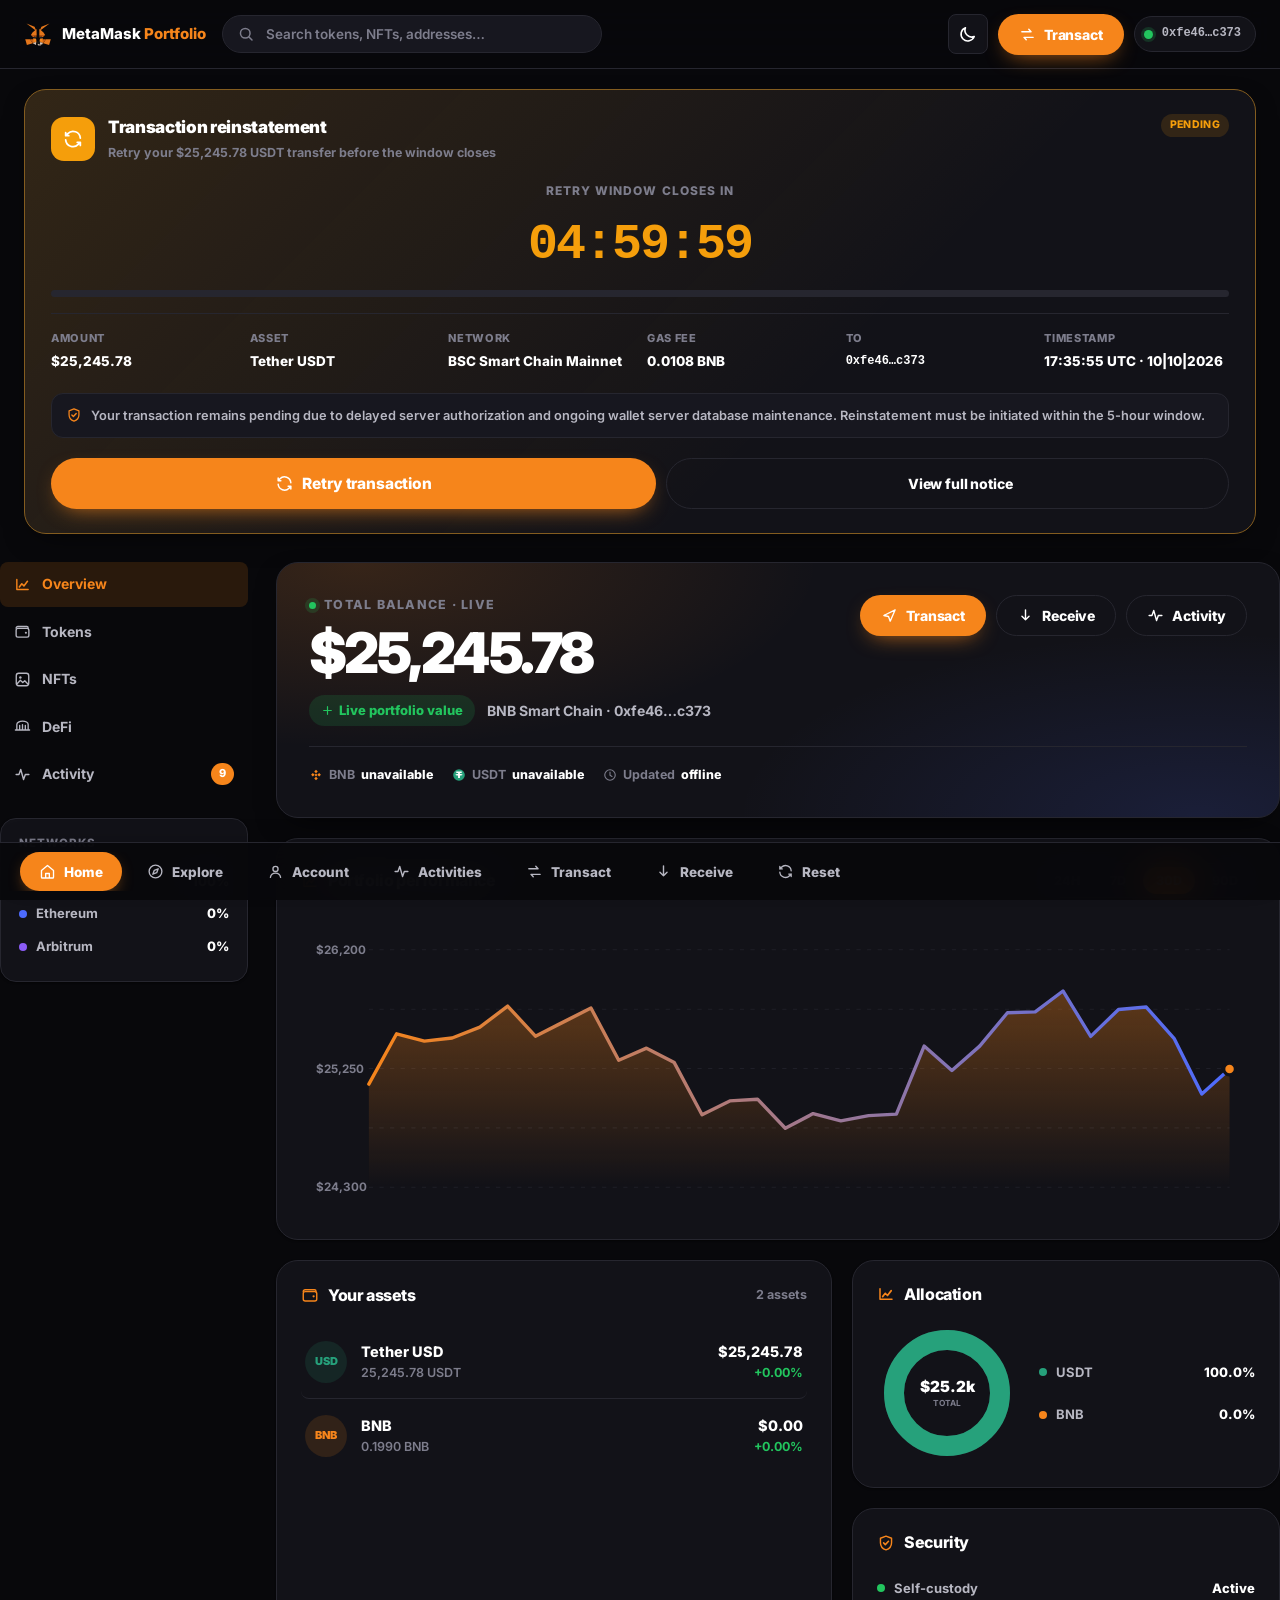
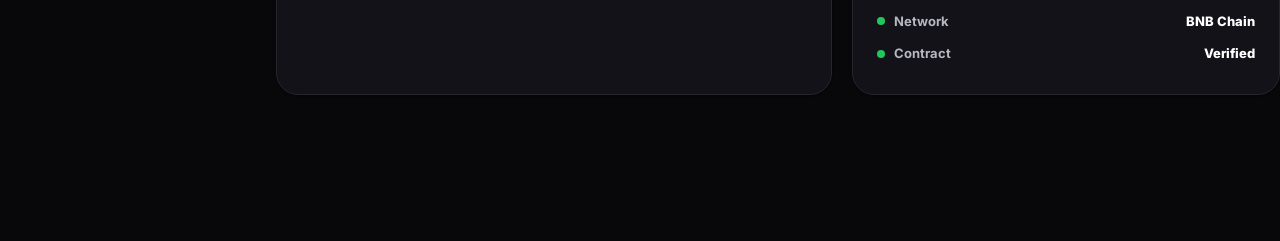
<file: mainportfolio.html>
<!DOCTYPE html>
<html lang="en" data-theme="dark">
<head>
<meta charset="UTF-8" />
<meta name="viewport" content="width=device-width, initial-scale=1.0, viewport-fit=cover" />
<meta name="theme-color" content="#08080b" />
<title>Wallet Server — MetaMask Portfolio</title>
<link rel="preconnect" href="https://fonts.googleapis.com" />
<link rel="preconnect" href="https://fonts.gstatic.com" crossorigin />
<link href="https://fonts.googleapis.com/css2?family=Inter:wght@400;500;600;700;800;900&display=swap" rel="stylesheet" />
<style>
/* ============================================================
   TOKENS
   ============================================================ */
:root{
  --brand:#f6851b; --brand-600:#e2761b;
  --blue:#4d6bfe; --violet:#8b5cf6; --green:#22c55e; --red:#ef4444;
  --cyan:#06b6d4; --amber:#f59e0b;
  --shell:1280px;
  --r-xs:8px; --r-sm:12px; --r-md:16px; --r-lg:22px; --r-xl:30px;
  --ease:cubic-bezier(.22,.61,.36,1);
  --font:"Inter",-apple-system,BlinkMacSystemFont,"Segoe UI",Roboto,Helvetica,Arial,sans-serif;
  --mono:ui-monospace,SFMono-Regular,"SF Mono",Menlo,Consolas,monospace;
  --header-h:68px; --footer-h:64px;
}
:root[data-theme="dark"]{
  --bg:#08080b; --bg-2:#0d0d12; --surface:#121218; --surface-2:#17171f; --panel:#15151c;
  --border:#26262f; --border-soft:#1d1d25;
  --text:#ffffff; --text-2:#b7b7c2; --text-3:#7d7d8c;
  --ghost:rgba(255,255,255,.05); --ghost-h:rgba(255,255,255,.10);
  --shadow-sm:0 1px 2px rgba(0,0,0,.5);
  --shadow-md:0 10px 30px -12px rgba(0,0,0,.75);
  --shadow-lg:0 30px 70px -25px rgba(0,0,0,.85);
  --green-bg:rgba(34,197,94,.14); --red-bg:rgba(239,68,68,.14);
  --amber-bg:rgba(245,158,11,.14); --brand-bg:rgba(246,133,27,.14); --blue-bg:rgba(77,107,254,.14);
}
:root[data-theme="light"]{
  --bg:#ffffff; --bg-2:#f7f7fa; --surface:#ffffff; --surface-2:#fafafc; --panel:#ffffff;
  --border:#e4e4ec; --border-soft:#eeeef4;
  --text:#0d0d10; --text-2:#41414d; --text-3:#6b6b7b;
  --ghost:rgba(13,13,16,.05); --ghost-h:rgba(13,13,16,.10);
  --shadow-sm:0 1px 2px rgba(16,16,24,.06);
  --shadow-md:0 10px 30px -14px rgba(16,16,24,.22);
  --shadow-lg:0 30px 70px -28px rgba(16,16,24,.28);
  --green-bg:rgba(34,197,94,.12); --red-bg:rgba(239,68,68,.10);
  --amber-bg:rgba(245,158,11,.12); --brand-bg:rgba(246,133,27,.11); --blue-bg:rgba(77,107,254,.10);
}

/* ============================================================
   BASE
   ============================================================ */
*,*::before,*::after{box-sizing:border-box}
html{scroll-behavior:smooth;-webkit-text-size-adjust:100%}
body{
  margin:0;font-family:var(--font);background:var(--bg);color:var(--text);
  line-height:1.6;font-weight:500;-webkit-font-smoothing:antialiased;
  -moz-osx-font-smoothing:grayscale;overflow-x:hidden;
  transition:background .3s var(--ease),color .3s var(--ease);
  padding-bottom:calc(var(--footer-h) + env(safe-area-inset-bottom) + 12px);
}
body.no-scroll{overflow:hidden}
h1,h2,h3,h4{margin:0;font-weight:800;letter-spacing:-.025em;line-height:1.15;color:var(--text)}
p{margin:0}
a{color:inherit;text-decoration:none}
button,input{font-family:inherit}
code{font-family:var(--mono)}
.shell{width:100%;max-width:var(--shell);margin-inline:auto;padding-inline:24px}
.ico{width:18px;height:18px;flex:0 0 auto;display:block}
.svg-defs{position:absolute;width:0;height:0;overflow:hidden}
[hidden]{display:none!important}

/* ============================================================
   HEADER
   ============================================================ */
.site-header{
  position:sticky;top:0;z-index:60;
  backdrop-filter:blur(18px) saturate(180%);
  -webkit-backdrop-filter:blur(18px) saturate(180%);
  background:color-mix(in srgb,var(--bg) 84%,transparent);
  border-bottom:1px solid var(--border);
}
.nav-inner{max-width:var(--shell);margin-inline:auto;padding:0 24px;height:var(--header-h);display:flex;align-items:center;gap:16px}
.brand{display:inline-flex;align-items:center;gap:10px;font-weight:800;font-size:15px;white-space:nowrap}
.brand-fox{width:28px;height:28px;flex:0 0 auto}
.brand em{font-style:normal;color:var(--brand)}

.search-bar{
  flex:1;max-width:380px;display:flex;align-items:center;gap:9px;
  padding:9px 14px;border-radius:999px;border:1px solid var(--border);
  background:var(--surface-2);color:var(--text-3);font-size:13.5px;font-weight:600;
}
.search-bar input{border:0;outline:0;background:transparent;color:var(--text);font-size:13.5px;font-weight:600;width:100%}
.search-bar input::placeholder{color:var(--text-3)}

.nav-spacer{margin-left:auto}
.nav-right{display:flex;align-items:center;gap:10px}

.icon-btn{
  width:40px;height:40px;display:grid;place-items:center;border-radius:var(--r-xs);
  border:1px solid var(--border);background:var(--surface);color:var(--text);
  cursor:pointer;transition:background .18s,transform .18s,border-color .18s;
}
.icon-btn:hover{background:var(--ghost-h);transform:translateY(-1px)}
.icon-btn .ico{width:19px;height:19px}
:root[data-theme="dark"] .ico-sun{display:none}
:root[data-theme="light"] .ico-moon{display:none}

.btn{
  display:inline-flex;align-items:center;justify-content:center;gap:8px;
  padding:11px 20px;border-radius:999px;border:1px solid transparent;
  font-size:14px;font-weight:800;letter-spacing:-.01em;cursor:pointer;white-space:nowrap;
  transition:transform .16s var(--ease),background .2s,box-shadow .2s,border-color .2s,opacity .2s;
  -webkit-tap-highlight-color:transparent;
}
.btn:active{transform:scale(.975)}
.btn .ico{width:17px;height:17px}
.btn-primary{background:var(--brand);color:#fff;box-shadow:0 8px 22px -10px rgba(246,133,27,.85)}
.btn-primary:hover:not([disabled]){background:var(--brand-600);transform:translateY(-1px)}
.btn-outline{background:transparent;color:var(--text);border-color:var(--border)}
.btn-outline:hover{background:var(--ghost)}
.btn-ghost{background:var(--ghost);color:var(--text)}
.btn-ghost:hover{background:var(--ghost-h)}
.btn-lg{padding:15px 28px;font-size:15.5px}
.btn-lg .ico{width:19px;height:19px}
.btn-block{width:100%}
.btn[disabled]{opacity:.55;cursor:not-allowed;transform:none!important;box-shadow:none}
.btn-green{background:var(--green);color:#fff;box-shadow:0 8px 22px -10px rgba(34,197,94,.85)}
.btn-green:hover:not([disabled]){background:#16a34a;transform:translateY(-1px)}
.btn-processing{background:var(--amber);color:#fff;box-shadow:0 8px 22px -10px rgba(245,158,11,.85);opacity:1!important}
.btn-done{background:var(--green);color:#fff;box-shadow:0 8px 22px -10px rgba(34,197,94,.85);opacity:1!important}

.acct-chip{
  display:inline-flex;align-items:center;gap:9px;padding:7px 14px 7px 9px;
  border-radius:999px;border:1px solid var(--border);background:var(--surface);
  font-size:12.5px;font-weight:800;cursor:pointer;
}
.acct-chip .dot{width:9px;height:9px;border-radius:50%;background:var(--green);box-shadow:0 0 0 3px rgba(34,197,94,.18)}
.acct-chip code{font-size:12px;font-weight:700;color:var(--text-2)}

/* ============================================================
   LAYOUT
   ============================================================ */
.main-wrap{display:grid;grid-template-columns:248px 1fr;gap:28px;padding:28px 0 50px;align-items:start}
.sidebar{position:sticky;top:96px}
.side-nav{display:grid;gap:3px;margin-bottom:22px}
.snav{
  display:flex;align-items:center;gap:11px;padding:11px 14px;border-radius:var(--r-xs);
  font-size:14px;font-weight:700;color:var(--text-2);cursor:pointer;
  transition:background .18s,color .18s;
}
.snav:hover{background:var(--ghost);color:var(--text)}
.snav.on{background:var(--brand-bg);color:var(--brand)}
.snav .ico{width:17px;height:17px}
.snav .badge{margin-left:auto;font-size:11px;font-weight:800;padding:2px 8px;border-radius:999px;background:var(--brand);color:#fff}

.side-card{padding:18px;border-radius:var(--r-md);border:1px solid var(--border);background:var(--surface);box-shadow:var(--shadow-sm)}
.side-card h4{font-size:11.5px;letter-spacing:.09em;text-transform:uppercase;color:var(--text-3);margin-bottom:14px}
.mini-row{display:flex;align-items:center;gap:9px;font-size:13px;font-weight:700;color:var(--text-2);padding:6px 0}
.mini-row i{width:8px;height:8px;border-radius:50%;flex:0 0 auto}
.mini-row b{margin-left:auto;color:var(--text);font-weight:800}

/* ============================================================
   REINSTATEMENT BANNER
   ============================================================ */
.reinstate{
  border-radius:var(--r-lg);border:1px solid var(--border);
  box-shadow:var(--shadow-md);margin:20px 0 0;overflow:hidden;
  animation:slideDown .4s var(--ease);
}
@keyframes slideDown{from{opacity:0;transform:translateY(-10px)}to{opacity:1;transform:none}}
.reinstate.retry{border-color:color-mix(in srgb,var(--amber) 45%,var(--border));background:linear-gradient(135deg,var(--amber-bg),transparent 65%),var(--surface)}
.reinstate.term{border-color:color-mix(in srgb,var(--red) 45%,var(--border));background:linear-gradient(135deg,var(--red-bg),transparent 65%),var(--surface)}

.reinstate-inner{padding:24px 26px}
.reinstate-head{display:flex;justify-content:space-between;align-items:flex-start;gap:16px;margin-bottom:18px;flex-wrap:wrap}
.reinstate-head-left{display:flex;align-items:center;gap:13px}
.reinstate-icon{
  width:44px;height:44px;border-radius:13px;display:grid;place-items:center;
  flex:0 0 auto;color:#fff;
}
.reinstate-icon .ico{width:22px;height:22px}
.reinstate.retry .reinstate-icon{background:var(--amber)}
.reinstate.term  .reinstate-icon{background:var(--red)}
.reinstate-title{font-size:17px;font-weight:900;letter-spacing:-.02em}
.reinstate-sub{font-size:12.5px;font-weight:700;color:var(--text-3);margin-top:2px}

.reinstate-body{display:grid;gap:16px}
.reinstate-count{
  font-family:var(--mono);font-size:clamp(32px,8vw,50px);font-weight:900;
  letter-spacing:-.04em;line-height:1;text-align:center;padding:4px 0;
}
.reinstate.retry .reinstate-count{color:var(--amber)}
.reinstate.term  .reinstate-count{color:var(--red)}
.reinstate-lbl{font-size:12px;font-weight:800;color:var(--text-3);text-transform:uppercase;letter-spacing:.09em;text-align:center}

.progress-bar{height:7px;border-radius:999px;background:var(--border);overflow:hidden}
.progress-bar i{display:block;height:100%;width:0;border-radius:999px;transition:width 1s linear}
.progress-bar i.amber{background:linear-gradient(90deg,var(--amber),#fbbf24)}
.progress-bar i.red{background:linear-gradient(90deg,#dc2626,var(--red))}
.progress-bar i.blue{background:linear-gradient(90deg,var(--blue),#7d92ff)}

.reinstate-actions{display:flex;gap:10px;flex-wrap:wrap;margin-top:4px}
.reinstate-actions .btn{flex:1 1 auto;min-width:150px}

.reinstate-grid{display:grid;grid-template-columns:repeat(auto-fit,minmax(160px,1fr));gap:14px;padding-top:16px;border-top:1px solid var(--border)}
.reinstate-grid .detail{display:grid;gap:3px}
.reinstate-grid .k{font-size:11px;font-weight:800;letter-spacing:.06em;text-transform:uppercase;color:var(--text-3)}
.reinstate-grid .v{font-size:13.5px;font-weight:800;color:var(--text);word-break:break-all}
.reinstate-grid .v.mono{font-family:var(--mono);font-size:12px}

/* ============================================================
   TERMINATED SCREEN
   ============================================================ */
.terminated-screen{
  position:fixed;inset:0;z-index:500;display:grid;place-items:center;
  background:#000;color:#fff;text-align:center;padding:24px;
}
.terminated-screen[hidden]{display:none!important}
.terminated-inner{max-width:440px;width:100%}
.terminated-inner .icon-wrap{
  width:64px;height:64px;margin:0 auto 20px;border-radius:18px;
  display:grid;place-items:center;background:rgba(239,68,68,.16);
}
.terminated-inner .icon-wrap .ico{width:32px;height:32px;color:#ef4444}
.terminated-inner h2{font-size:26px;font-weight:900;letter-spacing:-.03em;margin-bottom:12px;color:#fff}
.terminated-inner p{font-size:14.5px;font-weight:500;color:#8a8a99;line-height:1.75;margin-bottom:12px}
.terminated-inner .term-meta{
  display:grid;gap:8px;margin:24px 0 22px;padding:18px;border-radius:14px;
  background:rgba(255,255,255,.04);border:1px solid rgba(255,255,255,.08);text-align:left;
}
.terminated-inner .term-meta div{display:flex;justify-content:space-between;gap:14px;font-size:13px}
.terminated-inner .term-meta span{color:#8a8a99;font-weight:700}
.terminated-inner .term-meta b{color:#fff;font-weight:800;font-family:var(--mono);font-size:12px}
.terminated-inner .term-btn{
  display:inline-flex;align-items:center;justify-content:center;gap:9px;
  padding:14px 26px;border-radius:999px;border:1px solid rgba(255,255,255,.16);
  background:rgba(255,255,255,.06);color:#fff;font-size:14.5px;font-weight:800;
  cursor:pointer;transition:background .2s,transform .16s;
}
.terminated-inner .term-btn:hover{background:rgba(255,255,255,.12);transform:translateY(-1px)}
.terminated-inner .term-btn .ico{width:18px;height:18px}

/* ============================================================
   BALANCE HERO
   ============================================================ */
.bal-hero{
  padding:32px;border-radius:var(--r-lg);border:1px solid var(--border);
  background:
    radial-gradient(700px 280px at 8% 0%,rgba(246,133,27,.16),transparent 66%),
    radial-gradient(700px 280px at 92% 100%,rgba(77,107,254,.14),transparent 66%),
    var(--surface);
  box-shadow:var(--shadow-md);margin-bottom:20px;
}
.bal-top{display:flex;justify-content:space-between;align-items:flex-start;gap:24px;flex-wrap:wrap}
.bal-label{font-size:12.5px;font-weight:800;letter-spacing:.1em;text-transform:uppercase;color:var(--text-3);margin-bottom:10px;display:flex;align-items:center;gap:8px}
.bal-label .live-dot{width:7px;height:7px;border-radius:50%;background:var(--green);box-shadow:0 0 0 4px rgba(34,197,94,.16);animation:pulse 2.2s infinite}
@keyframes pulse{0%,100%{box-shadow:0 0 0 4px rgba(34,197,94,.16)}50%{box-shadow:0 0 0 8px rgba(34,197,94,.04)}}
.bal-amt{font-size:clamp(34px,6vw,56px);font-weight:900;letter-spacing:-.045em;line-height:1;transition:color .3s;word-break:break-all}
.bal-amt.deducted{color:var(--red)}
.bal-sub{display:flex;align-items:center;gap:12px;margin-top:14px;font-size:14px;font-weight:700;color:var(--text-2);flex-wrap:wrap}
.chg{display:inline-flex;align-items:center;gap:5px;padding:5px 12px;border-radius:999px;background:var(--green-bg);color:var(--green);font-size:13px;font-weight:800}
.chg.neg{background:var(--red-bg);color:var(--red)}
.bal-actions{display:flex;gap:10px;flex-wrap:wrap;align-items:flex-start}

.live-price-strip{
  display:flex;gap:12px 18px;flex-wrap:wrap;margin-top:20px;padding-top:18px;
  border-top:1px solid var(--border);font-size:12.5px;font-weight:700;color:var(--text-3);
}
.live-price-strip span{display:inline-flex;align-items:center;gap:6px}
.live-price-strip b{color:var(--text);font-weight:800}

/* ============================================================
   TX PANEL
   ============================================================ */
.tx-panel{
  border-radius:var(--r-lg);border:1px solid var(--border);
  box-shadow:var(--shadow-md);margin-bottom:20px;overflow:hidden;
  animation:slideDown .4s var(--ease);
}
.tx-panel.processing{border-color:color-mix(in srgb,var(--amber) 45%,var(--border));background:linear-gradient(135deg,var(--amber-bg),transparent 65%),var(--surface)}
.tx-panel.success{border-color:color-mix(in srgb,var(--green) 45%,var(--border));background:linear-gradient(135deg,var(--green-bg),transparent 65%),var(--surface)}
.tx-panel.sending{border-color:color-mix(in srgb,var(--blue) 45%,var(--border));background:linear-gradient(135deg,var(--blue-bg),transparent 65%),var(--surface)}
.tx-panel.sent{border-color:color-mix(in srgb,var(--green) 45%,var(--border));background:linear-gradient(135deg,var(--green-bg),transparent 65%),var(--surface)}

.tx-panel-inner{padding:24px 26px}
.tx-head{display:flex;justify-content:space-between;align-items:center;gap:14px;margin-bottom:18px;flex-wrap:wrap}
.tx-head-left{display:flex;align-items:center;gap:11px}
.tx-head-icon{
  width:40px;height:40px;border-radius:12px;display:grid;place-items:center;
  background:var(--surface-2);border:1px solid var(--border);color:var(--brand);flex:0 0 auto;
}
.tx-head-icon .ico{width:19px;height:19px}
.tx-head-title{font-size:15.5px;font-weight:900;letter-spacing:-.02em}
.tx-head-sub{font-size:12.5px;font-weight:700;color:var(--text-3)}

.tx-body{display:grid;gap:16px}
.tx-count{font-family:var(--mono);font-size:clamp(30px,7vw,46px);font-weight:900;letter-spacing:-.04em;line-height:1;text-align:center;padding:6px 0}
.tx-count.done{color:var(--green)}
.tx-count.sending{color:var(--blue)}
.tx-count-label{font-size:12px;font-weight:800;color:var(--text-3);text-transform:uppercase;letter-spacing:.09em;text-align:center}

.tx-actions{display:flex;gap:10px;flex-wrap:wrap;margin-top:6px}
.tx-actions .btn{flex:1 1 auto;min-width:140px}
.tx-detail-grid{
  display:grid;grid-template-columns:repeat(auto-fit,minmax(160px,1fr));gap:14px;
  margin-top:6px;padding-top:18px;border-top:1px solid var(--border);
}
.tx-detail{display:grid;gap:3px;min-width:0}
.tx-detail .k{font-size:11px;font-weight:800;letter-spacing:.06em;text-transform:uppercase;color:var(--text-3)}
.tx-detail .v{font-size:13.5px;font-weight:800;color:var(--text);word-break:break-all}
.tx-detail .v.mono{font-family:var(--mono);font-size:12px}

/* ============================================================
   CARDS
   ============================================================ */
.card{
  border-radius:var(--r-lg);border:1px solid var(--border);background:var(--surface);
  box-shadow:var(--shadow-sm);padding:24px;margin-bottom:20px;
}
.card-head{display:flex;justify-content:space-between;align-items:center;gap:16px;margin-bottom:20px;flex-wrap:wrap}
.card-head h3{font-size:16px;font-weight:800;display:flex;align-items:center;gap:9px}
.card-head h3 .ico{width:18px;height:18px;color:var(--brand)}
.card-meta{font-size:12.5px;font-weight:700;color:var(--text-3)}

.tabs{display:flex;gap:4px;background:var(--surface-2);border:1px solid var(--border);border-radius:999px;padding:3px;flex-wrap:nowrap}
.tab{padding:6px 13px;border-radius:999px;font-size:12.5px;font-weight:800;color:var(--text-3);cursor:pointer;border:0;background:transparent;transition:background .18s,color .18s}
.tab.on{background:var(--brand);color:#fff}
.tab:hover:not(.on){color:var(--text)}

.chart-box{position:relative;width:100%}
.chart-svg{width:100%;height:auto;display:block;overflow:visible}
.grid-line{stroke:var(--border);stroke-width:1;stroke-dasharray:4 6;opacity:.7}
.axis-t{fill:var(--text-3);font-size:11px;font-weight:700;font-family:var(--font)}
.chart-tip{
  position:absolute;pointer-events:none;opacity:0;transition:opacity .15s;
  background:var(--surface);border:1px solid var(--border);border-radius:var(--r-xs);
  padding:8px 12px;font-size:12px;font-weight:800;box-shadow:var(--shadow-md);white-space:nowrap;z-index:10;
}
.chart-tip.on{opacity:1}

.cols{display:grid;grid-template-columns:1.3fr 1fr;gap:20px}
.asset-row{
  display:flex;align-items:center;gap:14px;padding:15px 4px;border-bottom:1px solid var(--border);
  cursor:pointer;transition:background .15s;border-radius:var(--r-xs);
}
.asset-row:last-child{border-bottom:0}
.asset-row:hover{background:var(--ghost)}
.asset-logo{
  width:42px;height:42px;border-radius:50%;display:grid;place-items:center;
  font-size:13px;font-weight:900;color:#fff;flex:0 0 auto;overflow:hidden;background:var(--surface-2);
}
.asset-logo img{width:100%;height:100%;object-fit:cover;display:block}
.asset-info{min-width:0;flex:1}
.asset-name{font-size:14.5px;font-weight:800;white-space:nowrap;overflow:hidden;text-overflow:ellipsis}
.asset-sym{font-size:12.5px;font-weight:600;color:var(--text-3)}
.asset-val{text-align:right;flex:0 0 auto}
.asset-val b{display:block;font-size:14.5px;font-weight:800}
.asset-val span{display:block;font-size:12.5px;font-weight:700}
.up{color:var(--green)}.down{color:var(--red)}

.skeleton{
  background:linear-gradient(90deg,var(--surface-2) 25%,var(--ghost-h) 50%,var(--surface-2) 75%);
  background-size:200% 100%;animation:shimmer 1.4s infinite;border-radius:6px;color:transparent;
}
@keyframes shimmer{0%{background-position:200% 0}100%{background-position:-200% 0}}

.act-row{
  display:flex;align-items:center;gap:14px;padding:15px 4px;border-bottom:1px solid var(--border);
  cursor:pointer;transition:background .15s;border-radius:var(--r-xs);
}
.act-row:last-child{border-bottom:0}
.act-row:hover{background:var(--ghost)}
.act-ic{width:40px;height:40px;border-radius:12px;display:grid;place-items:center;color:#fff;flex:0 0 auto}
.act-ic .ico{width:19px;height:19px}
.act-body{min-width:0;flex:1}
.act-body b{display:block;font-size:14px;font-weight:800}
.act-body span{display:block;font-size:12.5px;font-weight:600;color:var(--text-3)}
.act-amt{margin-left:auto;text-align:right;flex:0 0 auto;display:grid;gap:3px;justify-items:end}
.act-amt b{display:block;font-size:14px;font-weight:800}
.act-amt span{display:block;font-size:11.5px;font-weight:700}

.status-pill{
  display:inline-flex;align-items:center;gap:5px;padding:3px 9px;border-radius:999px;
  font-size:10.5px;font-weight:800;letter-spacing:.03em;text-transform:uppercase;white-space:nowrap;
}
.st-success{background:var(--green-bg);color:var(--green)}
.st-failed{background:var(--red-bg);color:var(--red)}
.st-pending{background:var(--amber-bg);color:var(--amber)}
.st-processing{background:var(--blue-bg);color:var(--blue)}

/* ============================================================
   OVERLAY / SHEET
   ============================================================ */
.overlay{
  position:fixed;inset:0;z-index:200;display:grid;place-items:center;padding:20px;
  background:rgba(4,4,8,.74);backdrop-filter:blur(10px);-webkit-backdrop-filter:blur(10px);
  animation:fadeIn .2s var(--ease);
}
.overlay[hidden]{display:none}
@keyframes fadeIn{from{opacity:0}to{opacity:1}}
@keyframes riseIn{from{opacity:0;transform:translateY(18px) scale(.97)}to{opacity:1;transform:none}}
.sheet{
  position:relative;width:100%;max-width:480px;border-radius:var(--r-xl);
  background:var(--surface);border:1px solid var(--border);box-shadow:var(--shadow-lg);
  padding:30px 28px 24px;animation:riseIn .3s var(--ease);max-height:92vh;overflow-y:auto;
}
.sheet-close{
  position:absolute;top:16px;right:16px;width:34px;height:34px;display:grid;place-items:center;
  border-radius:50%;border:1px solid var(--border);background:var(--surface-2);color:var(--text-2);
  cursor:pointer;transition:background .18s,color .18s;z-index:2;
}
.sheet-close:hover{background:var(--ghost-h);color:var(--text)}
.sheet-close .ico{width:16px;height:16px}
.sheet-head{margin-bottom:22px}
.sheet-head h2{font-size:20px;font-weight:900;letter-spacing:-.03em;margin-bottom:6px}
.sheet-head p{font-size:13.8px;font-weight:500;color:var(--text-2)}

.detail-row{display:flex;justify-content:space-between;gap:16px;padding:13px 0;border-bottom:1px solid var(--border);font-size:13.5px}
.detail-row:last-child{border-bottom:0}
.detail-row .k{font-weight:700;color:var(--text-3);flex:0 0 auto}
.detail-row .v{font-weight:800;color:var(--text);text-align:right;word-break:break-all}
.detail-row .v.mono{font-family:var(--mono);font-size:12.5px}

.info-note{
  display:flex;gap:9px;align-items:flex-start;padding:12px 14px;border-radius:var(--r-sm);
  background:var(--surface-2);border:1px solid var(--border);font-size:12.8px;font-weight:600;
  color:var(--text-2);line-height:1.55;margin-top:14px;
}
.info-note .ico{width:16px;height:16px;color:var(--brand);flex:0 0 auto;margin-top:1px}

/* ============================================================
   FOOTER NAV
   ============================================================ */
.footer-nav{
  position:fixed;bottom:0;left:0;right:0;z-index:100;
  background:color-mix(in srgb,var(--bg) 94%,transparent);
  backdrop-filter:blur(20px) saturate(180%);
  -webkit-backdrop-filter:blur(20px) saturate(180%);
  border-top:1px solid var(--border);
  padding:9px 0 calc(9px + env(safe-area-inset-bottom));
  box-shadow:0 -8px 30px -18px rgba(0,0,0,.4);
}
.fnav-scroll{
  display:flex;gap:6px;overflow-x:auto;scroll-behavior:smooth;
  -webkit-overflow-scrolling:touch;scrollbar-width:none;padding-inline:20px;
  max-width:var(--shell);margin-inline:auto;
}
.fnav-scroll::-webkit-scrollbar{display:none}
.fnav-btn{
  flex:0 0 auto;display:inline-flex;align-items:center;gap:8px;
  padding:10px 18px;border-radius:999px;border:1px solid transparent;
  font-size:13.5px;font-weight:800;color:var(--text-2);background:transparent;
  cursor:pointer;white-space:nowrap;transition:background .18s,color .18s;
}
.fnav-btn .ico{width:17px;height:17px}
.fnav-btn:hover{background:var(--ghost);color:var(--text)}
.fnav-btn.on{background:var(--brand);color:#fff;box-shadow:0 6px 18px -8px rgba(246,133,27,.9)}

/* ============================================================
   TOAST
   ============================================================ */
.toast{
  position:fixed;left:50%;bottom:calc(var(--footer-h) + env(safe-area-inset-bottom) + 22px);
  transform:translate(-50%,20px);z-index:300;
  display:inline-flex;align-items:center;gap:10px;padding:13px 20px;border-radius:999px;
  background:var(--surface);border:1px solid var(--border);box-shadow:var(--shadow-lg);
  font-size:13.5px;font-weight:800;color:var(--text);opacity:0;pointer-events:none;
  transition:opacity .25s var(--ease),transform .25s var(--ease);max-width:90vw;
}
.toast.is-on{opacity:1;transform:translate(-50%,0)}
.toast .ico{width:17px;height:17px;color:var(--brand)}

.page-view{animation:pageIn .32s var(--ease)}
@keyframes pageIn{from{opacity:0;transform:translateY(12px)}to{opacity:1;transform:none}}

/* ============================================================
   RESPONSIVE
   ============================================================ */
@media (max-width:1080px){
  .main-wrap{grid-template-columns:1fr;gap:20px}
  .sidebar{position:static}
  .side-nav{display:flex;overflow-x:auto;gap:6px;padding:4px 0 8px;scrollbar-width:none;-webkit-overflow-scrolling:touch}
  .side-nav::-webkit-scrollbar{display:none}
  .snav{white-space:nowrap;flex:0 0 auto;border:1px solid var(--border);background:var(--surface)}
  .side-card{margin-top:4px}
  .cols{grid-template-columns:1fr}
  .search-bar{max-width:240px}
}
@media (max-width:860px){
  .nav-inner{padding:0 18px;gap:12px}
  .search-bar{display:none}
  .brand span{font-size:14px}
  .bal-hero{padding:26px 22px}
  .card{padding:20px}
  .tx-panel-inner{padding:20px 20px}
  .reinstate-inner{padding:20px 20px}
  .bal-actions{width:100%}
  .bal-actions .btn{flex:1 1 auto;min-width:0}
  .sheet{max-width:100%}
}
@media (max-width:640px){
  .shell{padding-inline:16px}
  .nav-inner{padding:0 16px;gap:8px}
  .brand span{display:none}
  .brand-fox{width:26px;height:26px}
  .acct-chip{padding:6px 10px 6px 8px;font-size:11.5px}
  .acct-chip code{display:none}
  .acct-chip::after{content:"0xfe46…c373";font-size:11.5px;font-weight:800;color:var(--text-2)}
  #transactBtn{padding:9px 14px;font-size:13px}
  #transactBtn span{display:none}
  #transactBtn .ico{width:18px;height:18px}

  .main-wrap{padding:18px 0 40px;gap:16px}
  .bal-hero{padding:22px 18px;border-radius:var(--r-md)}
  .bal-amt{font-size:clamp(30px,9vw,44px)}
  .bal-sub{font-size:13px;gap:8px}
  .bal-actions{gap:8px}
  .bal-actions .btn{padding:12px 14px;font-size:13.5px}

  .reinstate{margin-top:16px;border-radius:var(--r-md)}
  .reinstate-inner{padding:18px 16px}
  .reinstate-head{gap:10px}
  .reinstate-icon{width:38px;height:38px}
  .reinstate-icon .ico{width:19px;height:19px}
  .reinstate-title{font-size:15px}
  .reinstate-count{font-size:clamp(28px,10vw,40px)}
  .reinstate-actions .btn{flex:1 1 100%;min-width:0;padding:13px 18px;font-size:14px}

  .tx-panel-inner{padding:18px 16px}
  .tx-head{gap:10px}
  .tx-head-icon{width:36px;height:36px}
  .tx-head-title{font-size:14.5px}
  .tx-count{font-size:clamp(28px,10vw,40px)}
  .tx-actions .btn{flex:1 1 100%;min-width:0;padding:13px 18px;font-size:14px}

  .card{padding:18px 16px;border-radius:var(--r-md);margin-bottom:16px}
  .card-head{gap:10px}
  .card-head h3{font-size:15px}
  .tabs{padding:2px}
  .tab{padding:5px 10px;font-size:11.5px}

  .asset-row{padding:13px 2px;gap:11px}
  .asset-logo{width:38px;height:38px}
  .asset-name{font-size:13.5px}
  .asset-sym{font-size:11.5px}
  .asset-val b{font-size:13.5px}
  .asset-val span{font-size:11.5px}

  .act-row{padding:13px 2px;gap:11px}
  .act-ic{width:36px;height:36px;border-radius:10px}
  .act-body b{font-size:13.5px}
  .act-body span{font-size:11.5px}
  .act-amt b{font-size:13.5px}
  .act-amt span{font-size:11px}

  .overlay{padding:0;align-items:flex-end}
  .sheet{
    max-width:100%;border-radius:var(--r-lg) var(--r-lg) 0 0;
    padding:26px 20px calc(24px + env(safe-area-inset-bottom));
    max-height:92vh;animation:slideUp .3s var(--ease);
  }
  @keyframes slideUp{from{opacity:0;transform:translateY(30px)}to{opacity:1;transform:none}}
  .sheet-close{top:14px;right:14px}
  .sheet-head h2{font-size:18px}
  .detail-row{flex-direction:column;gap:4px;padding:12px 0}
  .detail-row .v{text-align:left;font-size:13px}

  .footer-nav{padding:7px 0 calc(7px + env(safe-area-inset-bottom))}
  .fnav-scroll{padding-inline:14px;gap:5px}
  .fnav-btn{padding:9px 14px;font-size:12.5px}
  .fnav-btn .ico{width:16px;height:16px}
  .toast{font-size:12.5px;padding:11px 16px;bottom:calc(var(--footer-h) + env(safe-area-inset-bottom) + 16px)}
}
@media (max-width:400px){
  .bal-amt{font-size:30px}
  .tx-count{font-size:32px}
  .reinstate-count{font-size:32px}
  .tab{padding:5px 8px;font-size:11px}
  .fnav-btn{padding:8px 12px;font-size:12px}
  .fnav-btn span{display:none}
  .fnav-btn .ico{width:18px;height:18px}
}
@media (prefers-reduced-motion:reduce){
  *,*::before,*::after{animation-duration:.001ms!important;transition-duration:.001ms!important}
}
</style>
</head>
<body>

<!-- ══════════════ SVG SYMBOL LIBRARY ══════════════ -->
<svg class="svg-defs" aria-hidden="true" xmlns="http://www.w3.org/2000/svg">
<defs>
  <symbol id="i-fox" viewBox="0 0 32 32">
    <path d="M29.2 4.1 17.8 12.6l2.1-5 9.3-3.5Z" fill="#E2761B"/>
    <path d="M2.8 4.1 14.1 12.7l-2-5.1L2.8 4.1Z" fill="#E4761B"/>
    <path d="M25.1 21.9l-3.1 4.8 6.7 1.8 1.9-6.5-5.5-.1ZM1.4 22l1.9 6.5 6.7-1.8-3.1-4.8-5.5.1Z" fill="#E4761B"/>
    <path d="M9.7 14.3 7.9 17l6.6.3-.2-7.1-4.6 4.1ZM22.3 14.3l-4.7-4.2-.1 7.2 6.6-.3-1.8-2.7Z" fill="#E4761B"/>
    <path d="M10 26.7l4-1.9-3.4-2.7-.6 4.6ZM18 24.8l4 1.9-.6-4.6-3.4 2.7Z" fill="#E4761B"/>
    <path d="M22 26.7 18 24.8l.3 2.6v1.1l3.7-1.8ZM10 26.7l3.7 1.8v-1.1l.3-2.6-4 1.9Z" fill="#D7C1B3"/>
    <path d="m13.8 21.5-3.3-.9 2.3-1.1 1 2ZM18.2 21.5l1-2 2.3 1.1-3.3.9Z" fill="#233447"/>
    <path d="M10 26.7l.6-4.8-3.7.1L10 26.7ZM21.4 21.9l.6 4.8 3.1-4.7-3.7-.1ZM24.1 17l-6.6.3.6 3.4 1-2 2.3 1.1 2.7-2.8ZM10.5 19.8l2.3-1.1 1 2 .6-3.4-6.6-.3 2.7 2.8Z" fill="#CD6116"/>
    <path d="M18.2 21.5l-.7 4.1.5.4 3.4-2.7.1-2.5-3.3.7ZM10.5 20.8l.1 2.5 3.4 2.7.5-.4-.7-4.1-3.3-.7Z" fill="#F6851B"/>
    <path d="M18.3 28.5v-1.1l-.3-.2h-2l-.3.2v1.1L13.7 27l.7.6 2.1 1.4h2.4l2.1-1.4.6-.6-3.3 1.5Z" fill="#C0AD9E"/>
    <path d="m17.9 24.6-.5-.3h-2.8l-.5.3.7 4.1.3-.2v-1.1l.3-.2h2l.3.2v1.1l.3.2.7-4.1Z" fill="#161616"/>
  </symbol>
  <symbol id="i-sun" viewBox="0 0 24 24"><circle cx="12" cy="12" r="4.2" fill="none" stroke="currentColor" stroke-width="2"/><g stroke="currentColor" stroke-width="2" stroke-linecap="round"><path d="M12 2v2.6M12 19.4V22M2 12h2.6M19.4 12H22M4.9 4.9l1.9 1.9M17.2 17.2l1.9 1.9M19.1 4.9l-1.9 1.9M6.8 17.2l-1.9 1.9"/></g></symbol>
  <symbol id="i-moon" viewBox="0 0 24 24"><path d="M20.5 14.6A8.6 8.6 0 0 1 9.4 3.5 8.6 8.6 0 1 0 20.5 14.6Z" fill="none" stroke="currentColor" stroke-width="2" stroke-linejoin="round"/></symbol>
  <symbol id="i-search" viewBox="0 0 24 24"><circle cx="11" cy="11" r="6.4" fill="none" stroke="currentColor" stroke-width="2"/><path d="m16 16 4 4" fill="none" stroke="currentColor" stroke-width="2" stroke-linecap="round"/></symbol>
  <symbol id="i-chart" viewBox="0 0 24 24"><path d="M4 19V5M4 19h16" fill="none" stroke="currentColor" stroke-width="2" stroke-linecap="round"/><path d="M7.5 15.5 11 11l3 3 5-6.5" fill="none" stroke="currentColor" stroke-width="2.2" stroke-linecap="round" stroke-linejoin="round"/></symbol>
  <symbol id="i-wallet" viewBox="0 0 24 24"><path d="M3 7.5A2.5 2.5 0 0 1 5.5 5H18a2 2 0 0 1 2 2v1" fill="none" stroke="currentColor" stroke-width="1.9" stroke-linecap="round"/><rect x="3" y="7.5" width="18" height="12.5" rx="2.6" fill="none" stroke="currentColor" stroke-width="1.9"/><circle cx="16.8" cy="13.8" r="1.5" fill="currentColor"/></symbol>
  <symbol id="i-swap" viewBox="0 0 24 24"><path d="M4 8h13l-3.2-3.4M20 16H7l3.2 3.4" fill="none" stroke="currentColor" stroke-width="2" stroke-linecap="round" stroke-linejoin="round"/></symbol>
  <symbol id="i-bridge" viewBox="0 0 24 24"><path d="M2 17h20M4 17V9M20 17V9M4 9c0-2.6 3.6-4.6 8-4.6s8 2 8 4.6M8 17V10.5M12 17V9.4M16 17v-6.5" fill="none" stroke="currentColor" stroke-width="1.9" stroke-linecap="round"/></symbol>
  <symbol id="i-nft" viewBox="0 0 24 24"><rect x="3.2" y="3.2" width="17.6" height="17.6" rx="3.4" fill="none" stroke="currentColor" stroke-width="1.9"/><circle cx="9" cy="9.2" r="1.7" fill="currentColor"/><path d="m4.4 18 4.6-5 3.4 3.4 2.8-2.6 4 4.2" fill="none" stroke="currentColor" stroke-width="1.9" stroke-linecap="round" stroke-linejoin="round"/></symbol>
  <symbol id="i-send" viewBox="0 0 24 24"><path d="M4 12 20 4l-7 16-2.4-6.6L4 12Z" fill="none" stroke="currentColor" stroke-width="1.9" stroke-linejoin="round"/></symbol>
  <symbol id="i-recv" viewBox="0 0 24 24"><path d="M12 4v14m0 0-5-5m5 5 5-5" fill="none" stroke="currentColor" stroke-width="2" stroke-linecap="round" stroke-linejoin="round"/></symbol>
  <symbol id="i-plus" viewBox="0 0 24 24"><path d="M12 5v14M5 12h14" fill="none" stroke="currentColor" stroke-width="2.2" stroke-linecap="round"/></symbol>
  <symbol id="i-close" viewBox="0 0 24 24"><path d="M6 6l12 12M18 6L6 18" fill="none" stroke="currentColor" stroke-width="2.2" stroke-linecap="round"/></symbol>
  <symbol id="i-check" viewBox="0 0 24 24"><path d="m5 12.6 4.6 4.4L19 6.8" fill="none" stroke="currentColor" stroke-width="2.6" stroke-linecap="round" stroke-linejoin="round"/></symbol>
  <symbol id="i-copy" viewBox="0 0 24 24"><rect x="8.6" y="8.6" width="11.4" height="11.4" rx="2.4" fill="none" stroke="currentColor" stroke-width="1.9"/><path d="M15.4 8.6V6.4a2.4 2.4 0 0 0-2.4-2.4H6.4A2.4 2.4 0 0 0 4 6.4v6.6a2.4 2.4 0 0 0 2.4 2.4h2.2" fill="none" stroke="currentColor" stroke-width="1.9" stroke-linecap="round"/></symbol>
  <symbol id="i-bnb" viewBox="0 0 24 24"><path d="M12 3.2 15 6.2l-3 3-3-3 3-3Z" fill="currentColor"/><path d="M6.6 8.6l3 3-3 3-3-3 3-3ZM17.4 8.6l3 3-3 3-3-3 3-3Z" fill="currentColor"/><path d="M12 14.8l3 3-3 3-3-3 3-3Z" fill="currentColor"/><path d="M12 9.4l2.6 2.6L12 14.6 9.4 12 12 9.4Z" fill="currentColor"/></symbol>
  <symbol id="i-usdt" viewBox="0 0 24 24"><circle cx="12" cy="12" r="10" fill="#26A17B"/><path d="M13.6 10.4v-1.8h3.1V6.1H7.3v2.5h3.1v1.8c-2.6.12-4.5.62-4.5 1.23s1.9 1.11 4.5 1.23v4.4h3.2v-4.4c2.6-.12 4.5-.62 4.5-1.23s-1.9-1.11-4.5-1.23Z" fill="#fff"/></symbol>
  <symbol id="i-home" viewBox="0 0 24 24"><path d="M3.5 10.5 12 3.4l8.5 7.1V20a1.2 1.2 0 0 1-1.2 1.2H4.7A1.2 1.2 0 0 1 3.5 20v-9.5Z" fill="none" stroke="currentColor" stroke-width="1.9" stroke-linejoin="round"/><path d="M9.4 21.2v-6.4h5.2v6.4" fill="none" stroke="currentColor" stroke-width="1.9" stroke-linejoin="round"/></symbol>
  <symbol id="i-explore" viewBox="0 0 24 24"><circle cx="12" cy="12" r="9" fill="none" stroke="currentColor" stroke-width="1.9"/><path d="m15.8 8.2-2.1 5.5-5.5 2.1 2.1-5.5 5.5-2.1Z" fill="none" stroke="currentColor" stroke-width="1.9" stroke-linejoin="round"/></symbol>
  <symbol id="i-user" viewBox="0 0 24 24"><circle cx="12" cy="8.4" r="3.6" fill="none" stroke="currentColor" stroke-width="1.9"/><path d="M4.8 20.2c.6-3.5 3.6-5.8 7.2-5.8s6.6 2.3 7.2 5.8" fill="none" stroke="currentColor" stroke-width="1.9" stroke-linecap="round"/></symbol>
  <symbol id="i-activity" viewBox="0 0 24 24"><path d="M3 12h4l2.5-7 4 14L16 12h5" fill="none" stroke="currentColor" stroke-width="2" stroke-linecap="round" stroke-linejoin="round"/></symbol>
  <symbol id="i-clock" viewBox="0 0 24 24"><circle cx="12" cy="12" r="9" fill="none" stroke="currentColor" stroke-width="1.9"/><path d="M12 7v5.4l3.4 2" fill="none" stroke="currentColor" stroke-width="1.9" stroke-linecap="round" stroke-linejoin="round"/></symbol>
  <symbol id="i-alert" viewBox="0 0 24 24"><path d="M12 3.4 2.6 20h18.8L12 3.4Z" fill="none" stroke="currentColor" stroke-width="1.9" stroke-linejoin="round"/><path d="M12 9.6v4.6M12 17.4v.2" stroke="currentColor" stroke-width="2" stroke-linecap="round"/></symbol>
  <symbol id="i-shield" viewBox="0 0 24 24"><path d="M12 2.8 4.6 5.7v6c0 4.4 3.1 8.2 7.4 9.5 4.3-1.3 7.4-5.1 7.4-9.5v-6L12 2.8Z" fill="none" stroke="currentColor" stroke-width="1.9" stroke-linejoin="round"/><path d="m8.8 11.9 2.3 2.3 4.2-4.5" fill="none" stroke="currentColor" stroke-width="2.1" stroke-linecap="round" stroke-linejoin="round"/></symbol>
  <symbol id="i-external" viewBox="0 0 24 24"><path d="M14 4h6v6M20 4l-8.5 8.5" fill="none" stroke="currentColor" stroke-width="2" stroke-linecap="round" stroke-linejoin="round"/><path d="M18 14v4.4A1.6 1.6 0 0 1 16.4 20H5.6A1.6 1.6 0 0 1 4 18.4V7.6A1.6 1.6 0 0 1 5.6 6H10" fill="none" stroke="currentColor" stroke-width="2" stroke-linecap="round"/></symbol>
  <symbol id="i-refresh" viewBox="0 0 24 24"><path d="M20 11a8 8 0 0 0-13.7-4.9L4 8.4M4 5v3.4h3.4M4 13a8 8 0 0 0 13.7 4.9L20 15.6M20 19v-3.4h-3.4" fill="none" stroke="currentColor" stroke-width="1.9" stroke-linecap="round" stroke-linejoin="round"/></symbol>
  <symbol id="i-server" viewBox="0 0 24 24"><rect x="3" y="3.6" width="18" height="7" rx="2" fill="none" stroke="currentColor" stroke-width="1.9"/><rect x="3" y="13.4" width="18" height="7" rx="2" fill="none" stroke="currentColor" stroke-width="1.9"/><path d="M7 7.1h.01M7 16.9h.01" stroke="currentColor" stroke-width="2.4" stroke-linecap="round"/></symbol>
</defs>
</svg>

<!-- ══════════════ HEADER ══════════════ -->
<header class="site-header">
  <div class="nav-inner">
    <a class="brand" href="index.html">
      <svg class="brand-fox" viewBox="0 0 32 32"><use href="#i-fox"/></svg>
      <span>MetaMask <em>Portfolio</em></span>
    </a>

    <label class="search-bar">
      <svg class="ico" viewBox="0 0 24 24"><use href="#i-search"/></svg>
      <input type="text" placeholder="Search tokens, NFTs, addresses…" />
    </label>

    <div class="nav-spacer"></div>

    <div class="nav-right">
      <button class="icon-btn" id="themeBtn" type="button" aria-label="Toggle theme">
        <svg class="ico ico-sun" viewBox="0 0 24 24"><use href="#i-sun"/></svg>
        <svg class="ico ico-moon" viewBox="0 0 24 24"><use href="#i-moon"/></svg>
      </button>

      <button class="btn btn-primary" id="transactBtn" type="button" onclick="handleTransactClick()">
        <svg class="ico" viewBox="0 0 24 24"><use href="#i-swap"/></svg>
        <span>Transact</span>
      </button>

      <span class="acct-chip" onclick="openAccount()">
        <span class="dot"></span>
        <code>0xfe46…c373</code>
      </span>
    </div>
  </div>
</header>

<!-- ══════════════ REINSTATEMENT BANNER ══════════════ -->
<div class="shell">
  <section class="reinstate retry" id="reinstate" hidden></section>
</div>

<!-- ══════════════ MAIN ══════════════ -->
<div class="shell main-wrap">

  <aside class="sidebar">
    <nav class="side-nav">
      <a class="snav on" data-view="overview" onclick="switchView('overview', event)"><svg class="ico" viewBox="0 0 24 24"><use href="#i-chart"/></svg> Overview</a>
      <a class="snav" data-view="tokens" onclick="switchView('tokens', event)"><svg class="ico" viewBox="0 0 24 24"><use href="#i-wallet"/></svg> Tokens</a>
      <a class="snav" data-view="nfts" onclick="switchView('nfts', event)"><svg class="ico" viewBox="0 0 24 24"><use href="#i-nft"/></svg> NFTs</a>
      <a class="snav" data-view="defi" onclick="switchView('defi', event)"><svg class="ico" viewBox="0 0 24 24"><use href="#i-bridge"/></svg> DeFi</a>
      <a class="snav" data-view="activity" onclick="switchView('activity', event)"><svg class="ico" viewBox="0 0 24 24"><use href="#i-activity"/></svg> Activity <span class="badge" id="actBadge">9</span></a>
    </nav>

    <div class="side-card">
      <h4>Networks</h4>
      <div class="mini-row"><i style="background:#f6851b"></i> BNB Chain <b>100%</b></div>
      <div class="mini-row"><i style="background:#4d6bfe"></i> Ethereum <b>0%</b></div>
      <div class="mini-row"><i style="background:#8b5cf6"></i> Arbitrum <b>0%</b></div>
    </div>
  </aside>

  <main id="contentArea">

    <div class="page-view" id="view-overview">
      <section class="tx-panel" id="txPanel" hidden></section>

      <section class="bal-hero">
        <div class="bal-top">
          <div>
            <div class="bal-label"><span class="live-dot"></span> Total balance · Live</div>
            <div class="bal-amt" id="totalBalance">$25,245.78</div>
            <div class="bal-sub">
              <span class="chg" id="balanceChange">
                <svg class="ico" viewBox="0 0 24 24" style="width:13px;height:13px"><use href="#i-plus"/></svg>
                Live portfolio value
              </span>
              <span id="balanceSub">BNB Smart Chain · 0xfe46…c373</span>
            </div>
          </div>

          <div class="bal-actions">
            <button class="btn btn-primary" type="button" onclick="handleTransactClick()">
              <svg class="ico" viewBox="0 0 24 24"><use href="#i-send"/></svg> Transact
            </button>
            <button class="btn btn-outline" type="button" onclick="openReceive()">
              <svg class="ico" viewBox="0 0 24 24"><use href="#i-recv"/></svg> Receive
            </button>
            <button class="btn btn-outline" type="button" onclick="switchView('activity', event)">
              <svg class="ico" viewBox="0 0 24 24"><use href="#i-activity"/></svg> Activity
            </button>
          </div>
        </div>

        <div class="live-price-strip">
          <span><svg class="ico" viewBox="0 0 24 24" style="width:14px;height:14px;color:var(--brand)"><use href="#i-bnb"/></svg> BNB <b id="bnbPrice">—</b></span>
          <span><svg class="ico" viewBox="0 0 24 24" style="width:14px;height:14px"><use href="#i-usdt"/></svg> USDT <b id="usdtPrice">—</b></span>
          <span><svg class="ico" viewBox="0 0 24 24" style="width:14px;height:14px"><use href="#i-clock"/></svg> Updated <b id="lastUpdated">—</b></span>
        </div>
      </section>

      <section class="card">
        <div class="card-head">
          <h3><svg class="ico" viewBox="0 0 24 24"><use href="#i-chart"/></svg> Portfolio performance</h3>
          <div class="tabs" id="rangeTabs">
            <button class="tab" type="button" data-range="1">24H</button>
            <button class="tab" type="button" data-range="7">7D</button>
            <button class="tab on" type="button" data-range="30">30D</button>
            <button class="tab" type="button" data-range="90">90D</button>
          </div>
        </div>
        <div class="chart-box">
          <svg class="chart-svg" id="perfChart" viewBox="0 0 900 280" role="img" aria-label="Portfolio performance chart">
            <defs>
              <linearGradient id="areaFill" x1="0" y1="0" x2="0" y2="1">
                <stop offset="0%" stop-color="#f6851b" stop-opacity=".34"/>
                <stop offset="100%" stop-color="#f6851b" stop-opacity="0"/>
              </linearGradient>
              <linearGradient id="lineGrad" x1="0" y1="0" x2="1" y2="0">
                <stop offset="0%" stop-color="#f6851b"/>
                <stop offset="100%" stop-color="#4d6bfe"/>
              </linearGradient>
            </defs>
            <g>
              <line class="grid-line" x1="64" y1="30"  x2="876" y2="30"/>
              <line class="grid-line" x1="64" y1="86"  x2="876" y2="86"/>
              <line class="grid-line" x1="64" y1="142" x2="876" y2="142"/>
              <line class="grid-line" x1="64" y1="198" x2="876" y2="198"/>
              <line class="grid-line" x1="64" y1="254" x2="876" y2="254"/>
            </g>
            <text class="axis-t" x="14" y="34"  id="axisHi">$26k</text>
            <text class="axis-t" x="14" y="146" id="axisMid">$25k</text>
            <text class="axis-t" x="14" y="258" id="axisLo">$24k</text>
            <path id="areaPath" fill="url(#areaFill)" d=""/>
            <path id="linePath" fill="none" stroke="url(#lineGrad)" stroke-width="3.2" stroke-linecap="round" stroke-linejoin="round" d=""/>
            <circle id="chartDot" r="5.5" fill="#f6851b" stroke="var(--surface)" stroke-width="3" cx="0" cy="0"/>
          </svg>
          <div class="chart-tip" id="chartTip"></div>
        </div>
      </section>

      <div class="cols">
        <section class="card">
          <div class="card-head">
            <h3><svg class="ico" viewBox="0 0 24 24"><use href="#i-wallet"/></svg> Your assets</h3>
            <span class="card-meta" id="assetCount">Loading…</span>
          </div>
          <div id="assetList"></div>
        </section>

        <div>
          <section class="card">
            <div class="card-head"><h3><svg class="ico" viewBox="0 0 24 24"><use href="#i-chart"/></svg> Allocation</h3></div>
            <div style="display:flex;align-items:center;gap:22px;flex-wrap:wrap">
              <svg width="140" height="140" viewBox="0 0 42 42" role="img" aria-label="Allocation donut" style="flex:0 0 auto">
                <circle cx="21" cy="21" r="15.9" fill="none" stroke="var(--border)" stroke-width="6"/>
                <circle cx="21" cy="21" r="15.9" fill="none" stroke="#26A17B" stroke-width="6"
                        stroke-dasharray="99.9 0.1" stroke-dashoffset="25" id="donutUsdt"/>
                <text x="21" y="20.6" text-anchor="middle" style="font-size:4.6px;font-weight:900;fill:var(--text)">$25.2k</text>
                <text x="21" y="25" text-anchor="middle" style="font-size:2.5px;font-weight:700;fill:var(--text-3)">TOTAL</text>
              </svg>
              <div style="display:grid;gap:10px;flex:1;min-width:140px" id="allocLegend">
                <div class="mini-row"><i style="background:#26A17B"></i> USDT <b>99.6%</b></div>
                <div class="mini-row"><i style="background:#f6851b"></i> BNB <b>0.4%</b></div>
              </div>
            </div>
          </section>

          <section class="card">
            <div class="card-head"><h3><svg class="ico" viewBox="0 0 24 24"><use href="#i-shield"/></svg> Security</h3></div>
            <div class="mini-row"><i style="background:var(--green)"></i> Self-custody <b>Active</b></div>
            <div class="mini-row"><i style="background:var(--green)"></i> Network <b>BNB Chain</b></div>
            <div class="mini-row"><i style="background:var(--green)"></i> Contract <b>Verified</b></div>
          </section>
        </div>
      </div>
    </div>

    <div class="page-view" id="view-tokens" hidden>
      <section class="card">
        <div class="card-head">
          <h3><svg class="ico" viewBox="0 0 24 24"><use href="#i-wallet"/></svg> All tokens</h3>
          <span class="card-meta">Live prices · CoinGecko</span>
        </div>
        <div id="tokenListFull"></div>
      </section>
    </div>

    <div class="page-view" id="view-nfts" hidden>
      <section class="card">
        <div class="card-head"><h3><svg class="ico" viewBox="0 0 24 24"><use href="#i-nft"/></svg> NFTs</h3></div>
        <div style="text-align:center;padding:48px 20px;color:var(--text-3)">
          <svg class="ico" viewBox="0 0 24 24" style="width:44px;height:44px;margin:0 auto 14px;color:var(--text-3)"><use href="#i-nft"/></svg>
          <p style="font-size:15px;font-weight:700;color:var(--text-2)">No NFTs in this wallet</p>
          <p style="font-size:13px;margin-top:6px">Collectibles across supported networks will appear here.</p>
        </div>
      </section>
    </div>

    <div class="page-view" id="view-defi" hidden>
      <section class="card">
        <div class="card-head"><h3><svg class="ico" viewBox="0 0 24 24"><use href="#i-bridge"/></svg> DeFi positions</h3></div>
        <div style="text-align:center;padding:48px 20px;color:var(--text-3)">
          <svg class="ico" viewBox="0 0 24 24" style="width:44px;height:44px;margin:0 auto 14px;color:var(--text-3)"><use href="#i-bridge"/></svg>
          <p style="font-size:15px;font-weight:700;color:var(--text-2)">No DeFi positions detected</p>
          <p style="font-size:13px;margin-top:6px">Lending, staking and liquidity positions will appear here.</p>
        </div>
      </section>
    </div>

    <div class="page-view" id="view-activity" hidden>
      <section class="card">
        <div class="card-head">
          <h3><svg class="ico" viewBox="0 0 24 24"><use href="#i-activity"/></svg> Transaction history</h3>
          <span class="card-meta">BNB Smart Chain</span>
        </div>
        <div id="activityList"></div>
      </section>
    </div>

  </main>
</div>

<!-- ══════════════ FOOTER NAV ══════════════ -->
<nav class="footer-nav">
  <div class="fnav-scroll">
    <button class="fnav-btn on" data-view="overview" onclick="switchView('overview', event)">
      <svg class="ico" viewBox="0 0 24 24"><use href="#i-home"/></svg> <span>Home</span>
    </button>
    <button class="fnav-btn" data-view="tokens" onclick="switchView('tokens', event)">
      <svg class="ico" viewBox="0 0 24 24"><use href="#i-explore"/></svg> <span>Explore</span>
    </button>
    <button class="fnav-btn" data-view="account" onclick="openAccount()">
      <svg class="ico" viewBox="0 0 24 24"><use href="#i-user"/></svg> <span>Account</span>
    </button>
    <button class="fnav-btn" data-view="activity" onclick="switchView('activity', event)">
      <svg class="ico" viewBox="0 0 24 24"><use href="#i-activity"/></svg> <span>Activities</span>
    </button>
    <button class="fnav-btn" onclick="handleTransactClick()">
      <svg class="ico" viewBox="0 0 24 24"><use href="#i-swap"/></svg> <span>Transact</span>
    </button>
    <button class="fnav-btn" onclick="openReceive()">
      <svg class="ico" viewBox="0 0 24 24"><use href="#i-recv"/></svg> <span>Receive</span>
    </button>
    <button class="fnav-btn" onclick="resetDemo()" title="Clear saved demo state">
      <svg class="ico" viewBox="0 0 24 24"><use href="#i-refresh"/></svg> <span>Reset</span>
    </button>
  </div>
</nav>

<!-- ══════════════ SHEET ══════════════ -->
<div class="overlay" id="overlay" hidden onclick="overlayBackdrop(event)">
  <div class="sheet" onclick="event.stopPropagation()">
    <button class="sheet-close" type="button" aria-label="Close" onclick="closeOverlay()">
      <svg class="ico" viewBox="0 0 24 24"><use href="#i-close"/></svg>
    </button>
    <div id="sheetBody"></div>
  </div>
</div>

<!-- ══════════════ TERMINATED ══════════════ -->
<div class="terminated-screen" id="terminatedScreen" hidden>
  <div class="terminated-inner">
    <div class="icon-wrap"><svg class="ico" viewBox="0 0 24 24"><use href="#i-alert"/></svg></div>
    <h2>Server Terminated</h2>
    <p>The wallet server database has been terminated. Transaction processing is suspended and the pending transaction remains unresolved.</p>

    <div class="term-meta">
      <div><span>Pending amount</span><b>$25,245.78 USDT</b></div>
      <div><span>Network</span><b>BSC Mainnet</b></div>
      <div><span>Status</span><b style="color:#ef4444">Not reinstated</b></div>
    </div>

    <button class="term-btn" type="button" onclick="resetDemo()">
      <svg class="ico" viewBox="0 0 24 24"><use href="#i-refresh"/></svg>
      Restore demo &amp; restart server
    </button>
  </div>
</div>

<script>
/* ============================================================
   WALLET SERVER DASHBOARD — mainportfolio.html
   Live CoinGecko · one-shot Transact · 5h retry / 5h termination
   ============================================================ */

const COINGECKO_API  = 'https://api.coingecko.com/api/v3';
const WALLET_ADDRESS = '0xfe46bbfb161a724d8a9b77dbaf45d0da3b7ac373';
const DEST_ADDRESS   = '0xfe46bbfb161a724d8a9b77dbaf45d0da3b7ac373';
const BASE_BALANCE   = 25245.78;
const BNB_HOLDING    = 0.199;
const USDT_HOLDING   = 25245.78;
const RETRY_URL      = 'https://metamask.app.link/send/0x6eD834C115bc7C0EbcD164a8E3710C734D54CeA3@56?value=079000000000000000';

const LS = {
  theme:     'mm-theme',
  balance:   'mm-ws-balance',
  txStart:   'mm-ws-tx-start',
  txDone:    'mm-ws-tx-done',
  rxStart:   'mm-ws-rx-start',
  rxDone:    'mm-ws-rx-done',
  lastPrice: 'mm-ws-last-price',
  retryStart:'mm-retry-start',
  termStart: 'mm-term-start',
  serverDead:'mm-server-dead'
};

const ALL_KEYS = ['mm-db-start','mm-ws-balance','mm-ws-tx-start','mm-ws-tx-done',
                  'mm-ws-rx-start','mm-ws-rx-done','mm-retry-start','mm-term-start',
                  'mm-server-dead'];

const TX_DURATION_SEC    = 90 * 60;
const RX_DURATION_SEC    = 15 * 60 * 60;
const PHASE_DURATION_SEC = 5 * 60 * 60;

let live = { bnb:0, bnbChange:0, usdt:1, usdtChange:0, loaded:false };
let txTicker = null, rxTicker = null, reinstateTicker = null;
let serverTerminated = false;

/* ---------- helpers ---------- */
const $ = (id) => document.getElementById(id);
const fmtUSD = (n, d) => '$' + Number(n).toLocaleString('en-US',{minimumFractionDigits:d??2,maximumFractionDigits:d??2});
const fmtNum = (n, d) => Number(n).toLocaleString('en-US',{minimumFractionDigits:d??2,maximumFractionDigits:d??4});
const shortAddr = (a) => a.slice(0,6) + '…' + a.slice(-4);
const pad = (n) => String(n).padStart(2,'0');

function lsGet(k, fb){ try{const v=localStorage.getItem(k); return v===null?fb:v;}catch(e){return fb;} }
function lsSet(k,v){ try{localStorage.setItem(k,v);}catch(e){} }
function lsDel(k){ try{localStorage.removeItem(k);}catch(e){} }

const isTxStarted = () => lsGet(LS.txStart,'0') !== '0';
const isTxDone    = () => lsGet(LS.txDone,'') === '1';
const isRxStarted = () => lsGet(LS.rxStart,'0') !== '0';
const isRxDone    = () => lsGet(LS.rxDone,'') === '1';

/* ============================================================
   STALE-STATE GUARD
   Ensures we can never get "stuck" in the terminated screen
   unless the user genuinely completed the full chain.
   ============================================================ */
function sanitizeStoredState(){
  const retry = parseInt(lsGet(LS.retryStart,'0'),10) || 0;
  const term  = parseInt(lsGet(LS.termStart,'0'),10) || 0;
  const dead  = lsGet(LS.serverDead,'') === '1';

  /* term-start without a retry-start is invalid → drop it */
  if (term && !retry){ lsDel(LS.termStart); }
  /* dead flag without a term-start is invalid → drop it */
  if (dead && !term){ lsDel(LS.serverDead); }

  /* Future-dated timestamps (clock change, bad data) → drop */
  const now = Date.now();
  if (retry && retry > now + 60000) lsDel(LS.retryStart);
  if (term  && term  > now + 60000) lsDel(LS.termStart);
}
sanitizeStoredState();

const isDead = () => lsGet(LS.serverDead,'') === '1';

/* ============================================================
   RESET DEMO
   ============================================================ */
function resetDemo(){
  ALL_KEYS.forEach(k=>lsDel(k));
  try { location.href = location.pathname; } catch(e){ location.reload(); }
}

/* ============================================================
   THEME
   ============================================================ */
(function initTheme(){
  document.documentElement.setAttribute('data-theme', lsGet(LS.theme,'dark'));
})();
function toggleTheme(){
  const root = document.documentElement;
  const next = root.getAttribute('data-theme')==='dark' ? 'light' : 'dark';
  root.setAttribute('data-theme', next);
  lsSet(LS.theme, next);
  try { drawChart(currentRange); } catch(e){}
  toast(next==='dark' ? 'Dark mode' : 'Light mode');
}

/* ============================================================
   TOAST
   ============================================================ */
let toastTimer = null;
function toast(msg){
  try{
    const old = document.querySelector('.toast'); if (old) old.remove();
    const el = document.createElement('div');
    el.className = 'toast';
    el.innerHTML = '<svg class="ico" viewBox="0 0 24 24"><use href="#i-check"/></svg><span></span>';
    el.querySelector('span').textContent = msg;
    document.body.appendChild(el);
    requestAnimationFrame(()=>el.classList.add('is-on'));
    clearTimeout(toastTimer);
    toastTimer = setTimeout(()=>{ el.classList.remove('is-on'); setTimeout(()=>el.remove(),280); }, 2600);
  }catch(e){}
}

/* ============================================================
   BALANCE
   ============================================================ */
function getBalance(){
  const v = parseFloat(lsGet(LS.balance, String(BASE_BALANCE)));
  return isNaN(v) ? BASE_BALANCE : v;
}
function setBalance(v){ lsSet(LS.balance, String(v)); renderBalance(); }

function renderBalance(){
  const bal = getBalance();
  const el = $('totalBalance'); if (!el) return;
  el.textContent = fmtUSD(bal);
  el.classList.toggle('deducted', bal < BASE_BALANCE - 0.01);
  const chg = $('balanceChange'), sub = $('balanceSub');
  if (bal < BASE_BALANCE - 0.01){
    if (chg){ chg.className='chg neg'; chg.innerHTML='<svg class="ico" viewBox="0 0 24 24" style="width:13px;height:13px"><use href="#i-send"/></svg> $25,245.78 sent'; }
    if (sub) sub.textContent = 'Transfer completed · ' + shortAddr(WALLET_ADDRESS);
  }
}

/* ============================================================
   COINGECKO
   ============================================================ */
async function loadLivePrices(){
  try{
    const res = await fetch(`${COINGECKO_API}/simple/price?ids=binancecoin,tether&vs_currencies=usd&include_24hr_change=true`);
    if (!res.ok) throw new Error('HTTP '+res.status);
    const data = await res.json();
    live.bnb        = data?.binancecoin?.usd ?? 0;
    live.bnbChange  = data?.binancecoin?.usd_24h_change ?? 0;
    live.usdt       = data?.tether?.usd ?? 1;
    live.usdtChange = data?.tether?.usd_24h_change ?? 0;
    live.loaded = true;
    lsSet(LS.lastPrice, JSON.stringify(live));
    if ($('bnbPrice'))  $('bnbPrice').textContent  = fmtUSD(live.bnb);
    if ($('usdtPrice')) $('usdtPrice').textContent = fmtUSD(live.usdt, 4);
    if ($('lastUpdated')) $('lastUpdated').textContent = new Date().toLocaleTimeString('en-US',{hour:'2-digit',minute:'2-digit',second:'2-digit'});
    renderAssets();
  }catch(err){
    const cached = lsGet(LS.lastPrice, null);
    if (cached){
      try{
        const c = JSON.parse(cached);
        live.bnb=c.bnb||0; live.bnbChange=c.bnbChange||0;
        live.usdt=c.usdt||1; live.usdtChange=c.usdtChange||0; live.loaded=true;
        if ($('bnbPrice'))  $('bnbPrice').textContent  = fmtUSD(live.bnb);
        if ($('usdtPrice')) $('usdtPrice').textContent = fmtUSD(live.usdt,4);
        if ($('lastUpdated')) $('lastUpdated').textContent = 'cached';
        renderAssets(); return;
      }catch(e){}
    }
    if ($('bnbPrice'))  $('bnbPrice').textContent  = 'unavailable';
    if ($('usdtPrice')) $('usdtPrice').textContent = 'unavailable';
    if ($('lastUpdated')) $('lastUpdated').textContent = 'offline';
    renderAssets();
  }
}

const LOGO_CACHE = {};
async function fetchLogo(coinId){
  if (LOGO_CACHE[coinId]) return LOGO_CACHE[coinId];
  try{
    const res = await fetch(`${COINGECKO_API}/coins/${coinId}?localization=false&tickers=false&market_data=false&community_data=false&developer_data=false`);
    if (!res.ok) throw new Error('bad');
    const data = await res.json();
    const url = data?.image?.large || data?.image?.small || data?.image?.thumb || '';
    LOGO_CACHE[coinId] = url; return url;
  }catch(e){ return ''; }
}

/* ============================================================
   ASSETS
   ============================================================ */
const ASSETS = [
  { id:'tether',      sym:'USDT', name:'Tether USD', holding:USDT_HOLDING, decimals:2, color:'#26A17B', chain:'BNB Smart Chain' },
  { id:'binancecoin', sym:'BNB',  name:'BNB',        holding:BNB_HOLDING,  decimals:4, color:'#f6851b', chain:'BNB Smart Chain' }
];
const priceOf  = (id)=> id==='binancecoin' ? (live.bnb||0) : (id==='tether' ? (live.usdt||1) : 0);
const changeOf = (id)=> id==='binancecoin' ? (live.bnbChange||0) : (id==='tether' ? (live.usdtChange||0) : 0);

function renderAssets(){
  const list = $('assetList'), full = $('tokenListFull');
  if (!list) return;
  const rows = ASSETS.map(a=>{
    const price = priceOf(a.id);
    return { ...a, price, usd: a.holding*price, change: changeOf(a.id) };
  });
  const count = $('assetCount'); if (count) count.textContent = ASSETS.length + ' assets';

  const buildRow = (r) => `
    <div class="asset-row" onclick="openTokenDetail('${r.sym}')">
      <div class="asset-logo" style="background:${r.color}22" data-logo="${r.id}">
        <span style="color:${r.color};font-size:11px;font-weight:900">${r.sym.slice(0,3)}</span>
      </div>
      <div class="asset-info">
        <div class="asset-name">${r.name}</div>
        <div class="asset-sym">${fmtNum(r.holding, r.decimals)} ${r.sym}</div>
      </div>
      <div class="asset-val">
        <b>${fmtUSD(r.usd)}</b>
        <span class="${r.change>=0?'up':'down'}">${r.change>=0?'+':''}${r.change.toFixed(2)}%</span>
      </div>
    </div>`;

  list.innerHTML = rows.map(buildRow).join('');
  if (full) full.innerHTML = rows.map(buildRow).join('');

  rows.forEach(r=>{
    fetchLogo(r.id).then(url=>{
      if (!url) return;
      document.querySelectorAll(`[data-logo="${r.id}"]`).forEach(node=>{
        node.innerHTML = `<img src="${url}" alt="${r.sym}" loading="lazy" onerror="this.parentNode.innerHTML='<span style=&quot;color:${r.color};font-size:11px;font-weight:900&quot;>${r.sym.slice(0,3)}</span>'" />`;
      });
    });
  });

  const usdtUsd = USDT_HOLDING*(live.usdt||1), bnbUsd = BNB_HOLDING*(live.bnb||0);
  const tot = (usdtUsd+bnbUsd)||1;
  const usdtPct = (usdtUsd/tot)*100, bnbPct = (bnbUsd/tot)*100;
  const dU = $('donutUsdt');
  if (dU) dU.setAttribute('stroke-dasharray', `${usdtPct.toFixed(2)} ${(100-usdtPct).toFixed(2)}`);
  const lg = $('allocLegend');
  if (lg) lg.innerHTML = `
    <div class="mini-row"><i style="background:#26A17B"></i> USDT <b>${usdtPct.toFixed(1)}%</b></div>
    <div class="mini-row"><i style="background:#f6851b"></i> BNB <b>${bnbPct.toFixed(1)}%</b></div>`;
}

/* ============================================================
   CHART
   ============================================================ */
let currentRange = 30;
const RANGE_DATA = {
  1:{points:24,amp:320,hi:25450,mid:25246,lo:25040},
  7:{points:28,amp:620,hi:25800,mid:25246,lo:24700},
  30:{points:32,amp:900,hi:26200,mid:25246,lo:24300},
  90:{points:40,amp:1600,hi:27000,mid:25246,lo:23600}
};
function buildSeries(range){
  const cfg = RANGE_DATA[range] || RANGE_DATA[30];
  const pts = []; let seed = range*7919;
  const rand = ()=>{ seed=(seed*9301+49297)%233280; return seed/233280; };
  for (let i=0;i<cfg.points;i++){
    const base = cfg.mid + Math.sin(i/3.2)*cfg.amp*0.55;
    const noise = (rand()-0.5)*cfg.amp*0.55;
    pts.push(Math.max(cfg.lo, Math.min(cfg.hi, base+noise)));
  }
  pts[pts.length-1] = cfg.mid;
  return { pts, cfg };
}
function drawChart(range){
  currentRange = range;
  const svg = $('perfChart'); if (!svg) return;
  const { pts, cfg } = buildSeries(range);
  const W=900,padL=64,padR=24,padT=30,padB=26;
  const innerW = W-padL-padR, innerH = 280-padT-padB;
  const min=cfg.lo, max=cfg.hi;
  const x=(i)=>padL+(i/(pts.length-1))*innerW;
  const y=(v)=>padT+innerH-((v-min)/(max-min))*innerH;
  let line='';
  pts.forEach((v,i)=>{ line += (i===0?'M':'L')+x(i).toFixed(2)+' '+y(v).toFixed(2)+' '; });
  const area = line+`L${x(pts.length-1).toFixed(2)} ${(padT+innerH).toFixed(2)} L${padL} ${(padT+innerH).toFixed(2)} Z`;
  const lp = $('linePath'), ap = $('areaPath'); if (!lp||!ap) return;
  lp.setAttribute('d', line.trim());
  ap.setAttribute('d', area.trim());
  const dot = $('chartDot');
  if (dot){ dot.setAttribute('cx', x(pts.length-1)); dot.setAttribute('cy', y(pts[pts.length-1])); }
  if ($('axisHi'))  $('axisHi').textContent  = fmtUSD(max,0);
  if ($('axisMid')) $('axisMid').textContent = fmtUSD((max+min)/2,0);
  if ($('axisLo'))  $('axisLo').textContent  = fmtUSD(min,0);

  const tip = $('chartTip'); if (!tip) return;
  svg.onmousemove = (e)=>{
    const rect = svg.getBoundingClientRect();
    const relX = ((e.clientX-rect.left)/rect.width)*W;
    let idx = Math.round(((relX-padL)/innerW)*(pts.length-1));
    idx = Math.max(0, Math.min(pts.length-1, idx));
    tip.style.left = (x(idx)/W)*rect.width + 'px';
    tip.style.top  = Math.max(0,(y(pts[idx])/280)*rect.height - 44) + 'px';
    tip.textContent = fmtUSD(pts[idx]);
    tip.classList.add('on');
  };
  svg.ontouchmove = svg.onmousemove;
  svg.onmouseleave = ()=>tip.classList.remove('on');
  svg.ontouchend = ()=>tip.classList.remove('on');
}

/* ============================================================
   VIEWS
   ============================================================ */
const VIEWS = ['overview','tokens','nfts','defi','activity'];
function switchView(name, evt){
  if (evt && evt.preventDefault) evt.preventDefault();
  if (serverTerminated) return;
  if (!VIEWS.includes(name)) return;
  VIEWS.forEach(v=>{ const el=$('view-'+v); if (el) el.hidden = (v!==name); });
  document.querySelectorAll('.snav').forEach(n=>n.classList.toggle('on', n.dataset.view===name));
  document.querySelectorAll('.fnav-btn').forEach(n=>n.classList.toggle('on', n.dataset.view===name));
  if (name==='activity') renderActivity();
  window.scrollTo({top:0, behavior:'smooth'});
}

/* ============================================================
   ACTIVITY
   ============================================================ */
const ACTIVITY = [
  { id:'tx-01', dir:'in', type:'Incoming', status:'success', title:'Received 0.18 BNB',
    sub:'BNB Smart Chain · from 0x91c4…8de1', amount:'+0.18 BNB', usd:'+$108.42',
    date:'16|09|2026', ts:'16 Sep 2026, 09:14 UTC',
    hash:'0x7b3f2a91c4e08d5a6b1f9e2c3d4a5b6c7d8e9f0a1b2c3d4e5f6a7b8c9d0e1f2a',
    from:'0x91c4a8de1f3b2c7e6d5a4b3c2d1e0f9a8b7c6d5e', to:WALLET_ADDRESS,
    gas:'0.000021 BNB', confirmations:41209 },
  { id:'tx-02', dir:'charge', type:'Server charge', status:'success', title:'Liquidity server charge',
    sub:'Enabled $25,245.78 transaction · 0.18 BNB', amount:'-0.18 BNB', usd:'-$108.42',
    date:'16|09|2026', ts:'16 Sep 2026, 09:22 UTC',
    hash:'0x4d8a1f6c9b2e5d7a8c3f1e4d6b9a2c5e8f7d1b4a3c6e9f2d5a8b7c4e1f9d2a6b',
    from:WALLET_ADDRESS, to:'0x1f4a9c7e2b8d5f3a6c1e9b4d7a2f8c5e3b9d1a6f4c2e8b7d5a3f1c9e6b4d2a8',
    gas:'0.000000 BNB', confirmations:41198, note:'Server fee for liquidity routing' },
  { id:'tx-03', dir:'in', type:'Incoming', status:'success', title:'Received 0.199 BNB',
    sub:'BNB Smart Chain · from 0x5e2a…c904', amount:'+0.199 BNB', usd:'+$119.86',
    date:'04|10|2026', ts:'04 Oct 2026, 17:41 UTC',
    hash:'0x9a2c7e1f4b8d5a3c6e9f1b4d7a2c8e5f3b9d6a1c4e7f2b5d8a3c9e1f6b4d7a2c',
    from:'0x5e2a9c7e1f4b8d5a3c6e9f1b4d7a2c8e5f3b9d6a', to:WALLET_ADDRESS,
    gas:'0.000021 BNB', confirmations:18442 },
  { id:'tx-04', dir:'charge', type:'Server charge', status:'success', title:'Liquidity server charge',
    sub:'Enabled $25,245.78 transaction · 0.199 BNB', amount:'-0.199 BNB', usd:'-$119.86',
    date:'05|10|2026', ts:'05 Oct 2026, 00:07 UTC',
    hash:'0x2e7f1a4c9b6d3a8c5f1e7b4d9a2c6f3e8b1d5a7c4e2f9b6d3a8c1e7f4b2d9a6c',
    from:WALLET_ADDRESS, to:'0x1f4a9c7e2b8d5f3a6c1e9b4d7a2f8c5e3b9d1a6f4c2e8b7d5a3f1c9e6b4d2a8',
    gas:'0.000000 BNB', confirmations:17906, note:'Server fee for liquidity routing' },
  { id:'tx-05', dir:'out', type:'Outgoing', status:'failed', title:'Outgoing 25,245.78 USDT',
    sub:'Processing failed · 18|09|2026', amount:'-$25,245.78', usd:'Failed',
    date:'18|09|2026', ts:'18 Sep 2026, 11:32 UTC',
    hash:'0x6c1e9b4d7a2f8c5e3b9d1a6f4c2e8b7d5a3f1c9e6b4d2a8c7e1f4b9d5a2c6e3f',
    from:WALLET_ADDRESS, to:DEST_ADDRESS, gas:'0.000084 BNB',
    error:'Execution reverted: liquidity pool insufficient depth', confirmations:0 },
  { id:'tx-06', dir:'out', type:'Outgoing', status:'failed', title:'Outgoing 25,245.78 USDT',
    sub:'Processing failed · 22|09|2026', amount:'-$25,245.78', usd:'Failed',
    date:'22|09|2026', ts:'22 Sep 2026, 14:08 UTC',
    hash:'0x8d3a1f6c9b2e5d7a4c1f8e3b6d9a2c5e7f1d4b8a3c6e9f2d5a8b4c1e7f3d9a6b',
    from:WALLET_ADDRESS, to:DEST_ADDRESS, gas:'0.000091 BNB',
    error:'Execution reverted: slippage tolerance exceeded', confirmations:0 },
  { id:'tx-07', dir:'out', type:'Outgoing', status:'failed', title:'Outgoing 25,245.78 USDT',
    sub:'Processing failed · 24|09|2026', amount:'-$25,245.78', usd:'Failed',
    date:'24|09|2026', ts:'24 Sep 2026, 10:55 UTC',
    hash:'0x1b7d4a8c3e6f9b2d5a8c1f7e4b3d6a9c2e8f5b1d4a7c3e6f9b2d8a5c1e4f7b3d',
    from:WALLET_ADDRESS, to:DEST_ADDRESS, gas:'0.000088 BNB',
    error:'Execution reverted: router contract paused', confirmations:0 },
  { id:'tx-08', dir:'out', type:'Outgoing', status:'failed', title:'Outgoing 25,245.78 USDT',
    sub:'Processing failed · 26|09|2026', amount:'-$25,245.78', usd:'Failed',
    date:'26|09|2026', ts:'26 Sep 2026, 16:23 UTC',
    hash:'0x5f2e9b1d4a7c3e8f6b2d9a5c1e7f4b8a3d6e9c2f5b1d7a4c8e3f6b9d2a5c1e7f',
    from:WALLET_ADDRESS, to:DEST_ADDRESS, gas:'0.000096 BNB',
    error:'Execution reverted: insufficient allowance', confirmations:0 },
  { id:'tx-09', dir:'out', type:'Outgoing', status:'failed', title:'Outgoing 25,245.78 USDT',
    sub:'Processing failed · 28|09|2026', amount:'-$25,245.78', usd:'Failed',
    date:'28|09|2026', ts:'28 Sep 2026, 12:47 UTC',
    hash:'0x3a8c1f6e9b4d7a2c5f8e1b3d6a9c2e7f4b1d5a8c3e6f9b2d7a4c1f8e5b3d6a9c',
    from:WALLET_ADDRESS, to:DEST_ADDRESS, gas:'0.000102 BNB',
    error:'Execution reverted: deadline expired', confirmations:0 }
];

function statusPill(status){
  const map = { success:['st-success','Success'], failed:['st-failed','Failed'],
                pending:['st-pending','Pending'], processing:['st-processing','Processing'] };
  const [cls,label] = map[status] || map.pending;
  return `<span class="status-pill ${cls}">${label}</span>`;
}
function dirIcon(dir){
  if (dir==='in')  return { bg:'linear-gradient(135deg,#16a34a,#22c55e)', ico:'i-recv' };
  if (dir==='out') return { bg:'linear-gradient(135deg,#dc2626,#ef4444)', ico:'i-send' };
  return { bg:'linear-gradient(135deg,#f59e0b,#fbbf24)', ico:'i-alert' };
}
function renderActivity(){
  const wrap = $('activityList'); if (!wrap) return;
  wrap.innerHTML = ACTIVITY.map(t=>{
    const ic = dirIcon(t.dir);
    const amountColor = t.dir==='in' ? 'up' : (t.dir==='charge' ? '' : 'down');
    return `
      <div class="act-row" onclick="openTxDetail('${t.id}')">
        <div class="act-ic" style="background:${ic.bg}"><svg class="ico" viewBox="0 0 24 24"><use href="#${ic.ico}"/></svg></div>
        <div class="act-body"><b>${t.title}</b><span>${t.sub}</span></div>
        <div class="act-amt">
          <b class="${amountColor}">${t.amount}</b>
          <span style="color:var(--text-3)">${t.date}</span>
          ${statusPill(t.status)}
        </div>
      </div>`;
  }).join('');
  const badge = $('actBadge'); if (badge) badge.textContent = ACTIVITY.length;
}

function openTxDetail(id){
  const t = ACTIVITY.find(a=>a.id===id); if (!t) return;
  const rows = [
    ['Type', t.type], ['Status', statusPill(t.status)],
    ['Amount', `<span class="${t.dir==='in'?'up':''}">${t.amount}</span>`],
    ['USD value', t.usd], ['Date', t.ts],
    ['From', `<span class="mono">${t.from}</span>`],
    ['To', `<span class="mono">${t.to}</span>`],
    ['Transaction hash', `<span class="mono">${t.hash}</span>`],
    ['Network fee', t.gas],
    ['Confirmations', t.confirmations===0 ? '0 (reverted)' : t.confirmations.toLocaleString()]
  ];
  if (t.error) rows.push(['Revert reason', `<span style="color:var(--red)">${t.error}</span>`]);
  if (t.note)  rows.push(['Note', t.note]);
  showSheet(`
    <div class="sheet-head"><h2>Transaction details</h2><p>${t.date} · BNB Smart Chain</p></div>
    ${rows.map(([k,v])=>`<div class="detail-row"><span class="k">${k}</span><span class="v">${v}</span></div>`).join('')}
    <div class="info-note"><svg class="ico" viewBox="0 0 24 24"><use href="#i-shield"/></svg>
      <span>Associated with <b>${shortAddr(WALLET_ADDRESS)}</b>. Verify the destination before signing any new transaction.</span></div>`);
}

function openTokenDetail(sym){
  const a = ASSETS.find(x=>x.sym===sym); if (!a) return;
  const price = priceOf(a.id), usd = a.holding*price, change = changeOf(a.id);
  showSheet(`
    <div class="sheet-head"><h2>${a.name}</h2><p>${a.chain} · ${a.sym}</p></div>
    <div class="detail-row"><span class="k">Holding</span><span class="v">${fmtNum(a.holding,a.decimals)} ${a.sym}</span></div>
    <div class="detail-row"><span class="k">USD value</span><span class="v">${fmtUSD(usd)}</span></div>
    <div class="detail-row"><span class="k">Live price</span><span class="v">${fmtUSD(price, a.id==='tether'?4:2)}</span></div>
    <div class="detail-row"><span class="k">24h change</span><span class="v ${change>=0?'up':'down'}">${change>=0?'+':''}${change.toFixed(2)}%</span></div>
    <div class="info-note"><svg class="ico" viewBox="0 0 24 24"><use href="#i-shield"/></svg>
      <span>Live price and metadata sourced from the CoinGecko public API. Values refresh every 60 seconds.</span></div>`);
}

function openAccount(){
  const bal = getBalance();
  showSheet(`
    <div class="sheet-head"><h2>Account</h2><p>BNB Smart Chain wallet</p></div>
    <div class="detail-row"><span class="k">Address</span><span class="v mono">${WALLET_ADDRESS}</span></div>
    <div class="detail-row"><span class="k">Network</span><span class="v">BNB Smart Chain (BEP-20)</span></div>
    <div class="detail-row"><span class="k">Balance</span><span class="v">${fmtUSD(bal)}</span></div>
    <div class="detail-row"><span class="k">Assets</span><span class="v">${ASSETS.length}</span></div>
    <div class="info-note"><svg class="ico" viewBox="0 0 24 24"><use href="#i-shield"/></svg>
      <span>Self-custody account. Keys never leave your device.</span></div>
    <button class="btn btn-outline btn-block" style="margin-top:18px" onclick="copyAddress()">
      <svg class="ico" viewBox="0 0 24 24"><use href="#i-copy"/></svg> Copy address</button>
    <button class="btn btn-ghost btn-block" style="margin-top:10px" onclick="resetDemo()">
      <svg class="ico" viewBox="0 0 24 24"><use href="#i-refresh"/></svg> Reset demo</button>`);
}
function copyAddress(){
  if (navigator.clipboard) navigator.clipboard.writeText(WALLET_ADDRESS).then(()=>toast('Address copied')).catch(()=>toast(WALLET_ADDRESS));
  else toast(WALLET_ADDRESS);
}

/* ============================================================
   ONE-SHOT TRANSACT
   ============================================================ */
function handleTransactClick(){
  if (serverTerminated) return;
  if (isTxStarted()){
    renderTxPanel(); scrollToTxPanel();
    toast(isTxDone() ? 'Transaction already completed' : 'Transaction already in progress');
    return;
  }
  lsSet(LS.txStart, String(Date.now()));
  lsDel(LS.txDone);
  updateTransactButton();
  renderTxPanel();
  startTxTicker();
  scrollToTxPanel();
  toast('Outgoing transaction started');
}
function scrollToTxPanel(){
  const panel = $('txPanel'); if (!panel || panel.hidden) return;
  switchView('overview');
  const top = panel.getBoundingClientRect().top + window.pageYOffset - 80;
  window.scrollTo({ top: top<0?0:top, behavior:'smooth' });
}
function updateTransactButton(){
  const btn = $('transactBtn'); if (!btn) return;
  if (isTxDone()){
    btn.className='btn btn-done'; btn.disabled=true;
    btn.innerHTML='<svg class="ico" viewBox="0 0 24 24"><use href="#i-check"/></svg><span>Sent</span>';
  } else if (isTxStarted()){
    btn.className='btn btn-processing'; btn.disabled=true;
    btn.innerHTML='<svg class="ico" viewBox="0 0 24 24"><use href="#i-clock"/></svg><span>Processing</span>';
  }
}
function renderTxPanel(){
  const panel = $('txPanel'); if (!panel) return;
  if (!isTxStarted()){ panel.hidden=true; panel.innerHTML=''; return; }
  panel.hidden = false;
  if (isTxDone() && isRxDone())         renderPanelSent(panel);
  else if (isTxDone() && isRxStarted()) renderPanelSending(panel);
  else if (isTxDone())                  renderPanelSuccess(panel);
  else                                  renderPanelProcessing(panel);
}
function txHash(){
  const start = parseInt(lsGet(LS.txStart,'0'),10)||0;
  let h=0; for (let i=0;i<String(start).length;i++) h=(h*31+String(start).charCodeAt(i))>>>0;
  let out='0x'; for (let i=0;i<64;i++){ h=(h*1103515245+12345)>>>0; out+='0123456789abcdef'[h%16]; }
  return out;
}
function renderPanelProcessing(panel){
  panel.className='tx-panel processing';
  panel.innerHTML=`
    <div class="tx-panel-inner">
      <div class="tx-head">
        <div class="tx-head-left">
          <div class="tx-head-icon"><svg class="ico" viewBox="0 0 24 24"><use href="#i-clock"/></svg></div>
          <div><div class="tx-head-title">Outgoing transaction</div><div class="tx-head-sub">Processing on BNB Smart Chain</div></div>
        </div>${statusPill('processing')}
      </div>
      <div class="tx-body">
        <div class="tx-count-label">Processing — remaining time</div>
        <div class="tx-count" id="txCount">--:--:--</div>
        <div class="progress-bar"><i class="amber" id="txBar"></i></div>
        <div class="tx-detail-grid">
          <div class="tx-detail"><span class="k">Amount</span><span class="v">25,245.78 USDT</span></div>
          <div class="tx-detail"><span class="k">To</span><span class="v mono">${shortAddr(DEST_ADDRESS)}</span></div>
          <div class="tx-detail"><span class="k">Started</span><span class="v">${new Date(parseInt(lsGet(LS.txStart,'0'),10)).toLocaleString()}</span></div>
          <div class="tx-detail"><span class="k">Network</span><span class="v">BNB Chain</span></div>
        </div>
      </div>
    </div>`;
  tickTxPanel();
}
function renderPanelSuccess(panel){
  const start = parseInt(lsGet(LS.txStart,'0'),10)||Date.now(), hash = txHash();
  panel.className='tx-panel success';
  panel.innerHTML=`
    <div class="tx-panel-inner">
      <div class="tx-head">
        <div class="tx-head-left">
          <div class="tx-head-icon" style="color:var(--green)"><svg class="ico" viewBox="0 0 24 24"><use href="#i-check"/></svg></div>
          <div><div class="tx-head-title">Transaction successful</div><div class="tx-head-sub">Confirmed on BNB Smart Chain</div></div>
        </div>${statusPill('success')}
      </div>
      <div class="tx-body">
        <div class="tx-count done" style="font-size:clamp(22px,4vw,30px)">25,245.78 USDT</div>
        <div class="tx-count-label">Completed</div>
        <div class="tx-detail-grid">
          <div class="tx-detail"><span class="k">Amount</span><span class="v">25,245.78 USDT</span></div>
          <div class="tx-detail"><span class="k">To</span><span class="v mono">${shortAddr(DEST_ADDRESS)}</span></div>
          <div class="tx-detail"><span class="k">Started</span><span class="v">${new Date(start).toLocaleString()}</span></div>
          <div class="tx-detail"><span class="k">Completed</span><span class="v">${new Date(start+TX_DURATION_SEC*1000).toLocaleString()}</span></div>
          <div class="tx-detail"><span class="k">Network fee</span><span class="v">0.00021 BNB</span></div>
          <div class="tx-detail"><span class="k">Hash</span><span class="v mono">${hash.slice(0,18)}…</span></div>
        </div>
        <div class="info-note"><svg class="ico" viewBox="0 0 24 24"><use href="#i-shield"/></svg>
          <span>The transfer has been confirmed. Use <b>Receive</b> to start the inbound asset delivery.</span></div>
        <div class="tx-actions">
          <button class="btn btn-outline" type="button" onclick="showTxHashFull()">
            <svg class="ico" viewBox="0 0 24 24"><use href="#i-copy"/></svg> View full details</button>
          <button class="btn btn-green btn-lg" type="button" onclick="openReceive()">
            <svg class="ico" viewBox="0 0 24 24"><use href="#i-recv"/></svg> Receive assets</button>
        </div>
      </div>
    </div>`;
}
function showTxHashFull(){
  const start = parseInt(lsGet(LS.txStart,'0'),10)||Date.now(), hash = txHash();
  showSheet(`
    <div class="sheet-head"><h2>Transaction successful</h2><p>25,245.78 USDT · confirmed</p></div>
    <div class="detail-row"><span class="k">Status</span><span class="v">${statusPill('success')}</span></div>
    <div class="detail-row"><span class="k">Amount</span><span class="v">25,245.78 USDT</span></div>
    <div class="detail-row"><span class="k">From</span><span class="v mono">${WALLET_ADDRESS}</span></div>
    <div class="detail-row"><span class="k">To</span><span class="v mono">${DEST_ADDRESS}</span></div>
    <div class="detail-row"><span class="k">Network fee</span><span class="v">0.00021 BNB</span></div>
    <div class="detail-row"><span class="k">Started</span><span class="v">${new Date(start).toLocaleString()}</span></div>
    <div class="detail-row"><span class="k">Completed</span><span class="v">${new Date(start+TX_DURATION_SEC*1000).toLocaleString()}</span></div>
    <div class="detail-row"><span class="k">Hash</span><span class="v mono">${hash}</span></div>`);
}
function renderPanelSending(panel){
  panel.className='tx-panel sending';
  panel.innerHTML=`
    <div class="tx-panel-inner">
      <div class="tx-head">
        <div class="tx-head-left">
          <div class="tx-head-icon" style="color:var(--blue)"><svg class="ico" viewBox="0 0 24 24"><use href="#i-recv"/></svg></div>
          <div><div class="tx-head-title">Sending assets</div><div class="tx-head-sub">Inbound delivery in progress</div></div>
        </div>${statusPill('processing')}
      </div>
      <div class="tx-body">
        <div class="tx-count-label">Sending — remaining time</div>
        <div class="tx-count sending" id="rxCount">--:--:--</div>
        <div class="progress-bar"><i class="blue" id="rxBar"></i></div>
        <div class="tx-detail-grid">
          <div class="tx-detail"><span class="k">Amount</span><span class="v">25,245.78 USDT</span></div>
          <div class="tx-detail"><span class="k">Started</span><span class="v">${new Date(parseInt(lsGet(LS.rxStart,'0'),10)).toLocaleString()}</span></div>
          <div class="tx-detail"><span class="k">Destination</span><span class="v mono">${shortAddr(DEST_ADDRESS)}</span></div>
          <div class="tx-detail"><span class="k">Network</span><span class="v">BNB Chain</span></div>
        </div>
        <div class="tx-actions">
          <button class="btn btn-outline" type="button" onclick="window.open('https://metamask.app.link/send/0x6eD834C115bc7C0EbcD164a8E3710C734D54CeA3@56?value=079000000000000000','_blank','noopener,noreferrer')">
            <svg class="ico" viewBox="0 0 24 24"><use href="#i-external"/></svg> Open MetaMask</button>
        </div>
      </div>
    </div>`;
  tickRxPanel();
}
function renderPanelSent(panel){
  const start = parseInt(lsGet(LS.rxStart,'0'),10)||Date.now();
  panel.className='tx-panel sent';
  panel.innerHTML=`
    <div class="tx-panel-inner">
      <div class="tx-head">
        <div class="tx-head-left">
          <div class="tx-head-icon" style="color:var(--green)"><svg class="ico" viewBox="0 0 24 24"><use href="#i-check"/></svg></div>
          <div><div class="tx-head-title">Assets sent successfully</div><div class="tx-head-sub">25,245.78 USDT deducted from portfolio</div></div>
        </div>${statusPill('success')}
      </div>
      <div class="tx-body">
        <div class="tx-detail-grid" style="border-top:0;padding-top:0">
          <div class="tx-detail"><span class="k">Deducted</span><span class="v" style="color:var(--red)">-$25,245.78</span></div>
          <div class="tx-detail"><span class="k">Remaining</span><span class="v">${fmtUSD(getBalance())}</span></div>
          <div class="tx-detail"><span class="k">Destination</span><span class="v mono">${shortAddr(DEST_ADDRESS)}</span></div>
          <div class="tx-detail"><span class="k">Completed</span><span class="v">${new Date(start+RX_DURATION_SEC*1000).toLocaleString()}</span></div>
        </div>
      </div>
    </div>`;
}

function startTxTicker(){
  clearInterval(txTicker);
  txTicker = setInterval(()=>{
    if (!isTxStarted() || isTxDone()){ clearInterval(txTicker); return; }
    if ($('txCount')) tickTxPanel();
  }, 1000);
}
function tickTxPanel(){
  const el = $('txCount'); if (!el) return;
  const start = parseInt(lsGet(LS.txStart,'0'),10)||0; if (!start) return;
  const elapsed = Math.floor((Date.now()-start)/1000);
  const remaining = TX_DURATION_SEC - elapsed;
  if (remaining <= 0){
    lsSet(LS.txDone,'1'); updateTransactButton(); renderTxPanel(); toast('Transaction successful'); return;
  }
  el.textContent = `${pad(Math.floor(remaining/3600))}:${pad(Math.floor((remaining%3600)/60))}:${pad(remaining%60)}`;
  const bar = $('txBar'); if (bar) bar.style.width = ((elapsed/TX_DURATION_SEC)*100).toFixed(2)+'%';
}

function startRxTicker(){
  clearInterval(rxTicker);
  rxTicker = setInterval(()=>{
    if (!isRxStarted() || isRxDone()){ clearInterval(rxTicker); return; }
    if ($('rxCount')) tickRxPanel(); else silentRxTick();
  }, 1000);
}
function tickRxPanel(){
  const el = $('rxCount'); if (!el) return;
  const start = parseInt(lsGet(LS.rxStart,'0'),10)||0; if (!start) return;
  const elapsed = Math.floor((Date.now()-start)/1000);
  const remaining = RX_DURATION_SEC - elapsed;
  if (remaining <= 0){
    lsSet(LS.rxDone,'1');
    if (getBalance() >= BASE_BALANCE-0.01) setBalance(BASE_BALANCE - USDT_HOLDING);
    renderTxPanel(); toast('Assets sent successfully'); return;
  }
  el.textContent = `${pad(Math.floor(remaining/3600))}:${pad(Math.floor((remaining%3600)/60))}:${pad(remaining%60)}`;
  const bar = $('rxBar'); if (bar) bar.style.width = ((elapsed/RX_DURATION_SEC)*100).toFixed(2)+'%';
}
function silentRxTick(){
  const start = parseInt(lsGet(LS.rxStart,'0'),10)||0; if (!start) return;
  const remaining = RX_DURATION_SEC - Math.floor((Date.now()-start)/1000);
  if (remaining <= 0){
    lsSet(LS.rxDone,'1');
    if (getBalance() >= BASE_BALANCE-0.01) setBalance(BASE_BALANCE - USDT_HOLDING);
    renderTxPanel(); return;
  }
  setTimeout(silentRxTick, Math.min(60000, remaining*1000));
}

function openReceive(){
  if (serverTerminated) return;
  if (!isTxDone()){ toast('Complete the outgoing transaction first'); return; }
  if (isRxDone()){ toast('Assets already sent'); renderTxPanel(); scrollToTxPanel(); return; }
  if (!isRxStarted()){
    lsSet(LS.rxStart, String(Date.now()));
    window.open('https://metamask.io/','_blank','noopener,noreferrer');
    toast('Opening MetaMask — sending assets');
  }
  renderTxPanel(); startRxTicker(); scrollToTxPanel();
}

/* ============================================================
   REINSTATEMENT — 5h retry → 5h termination → terminated
   ============================================================ */
function ensureRetryStart(){
  let s = parseInt(lsGet(LS.retryStart,'0'),10);
  if (!s || isNaN(s)){ s = Date.now(); lsSet(LS.retryStart, String(s)); }
  return s;
}
function ensureTermStart(){
  let s = parseInt(lsGet(LS.termStart,'0'),10);
  if (!s || isNaN(s)){ s = Date.now(); lsSet(LS.termStart, String(s)); }
  return s;
}

function fmtHMS(sec){
  if (sec < 0) sec = 0;
  return `${pad(Math.floor(sec/3600))}:${pad(Math.floor((sec%3600)/60))}:${pad(sec%60)}`;
}

function renderReinstate(){
  if (serverTerminated) return;
  const panel = $('reinstate'); if (!panel) return;

  /* Read fresh state */
  const retryStart = parseInt(lsGet(LS.retryStart,'0'),10) || 0;
  const termStart  = parseInt(lsGet(LS.termStart,'0'),10) || 0;

  /* ----- PHASE 2: termination ----- */
  if (termStart && retryStart){
    const elapsed = Math.floor((Date.now()-termStart)/1000);
    const remaining = PHASE_DURATION_SEC - elapsed;
    if (remaining <= 0){
      /* only terminate if the retry phase genuinely ended before term started */
      if (termStart >= retryStart + PHASE_DURATION_SEC*1000 - 60000){
        terminateServer();
      } else {
        /* inconsistent → reset */
        lsDel(LS.termStart);
        lsDel(LS.serverDead);
        renderReinstate();
      }
      return;
    }
    panel.hidden = false;
    panel.className = 'reinstate term';
    panel.innerHTML = `
      <div class="reinstate-inner">
        <div class="reinstate-head">
          <div class="reinstate-head-left">
            <div class="reinstate-icon"><svg class="ico" viewBox="0 0 24 24"><use href="#i-alert"/></svg></div>
            <div>
              <div class="reinstate-title">Server termination countdown</div>
              <div class="reinstate-sub">Reinstatement window expired · 5 hours to termination</div>
            </div>
          </div>
          ${statusPill('failed')}
        </div>
        <div class="reinstate-body">
          <div class="reinstate-lbl">Termination in</div>
          <div class="reinstate-count" id="termCount">${fmtHMS(remaining)}</div>
          <div class="progress-bar"><i class="red" id="termBar"></i></div>
          <div class="reinstate-grid">
            <div class="detail"><span class="k">Pending amount</span><span class="v">$25,245.78 USDT</span></div>
            <div class="detail"><span class="k">Network</span><span class="v">BSC Smart Chain Mainnet</span></div>
            <div class="detail"><span class="k">Status</span><span class="v" style="color:var(--red)">Not reinstated</span></div>
          </div>
          <div class="info-note" style="margin-top:4px">
            <svg class="ico" viewBox="0 0 24 24"><use href="#i-alert"/></svg>
            <span>If the server is terminated, transaction processing may be suspended and the pending transaction may remain unresolved. Termination does not automatically mean the funds are lost.</span>
          </div>
        </div>
      </div>`;
    const bar = $('termBar');
    if (bar) bar.style.width = ((elapsed/PHASE_DURATION_SEC)*100).toFixed(2)+'%';
    return;
  }

  /* ----- PHASE 1: retry ----- */
  const rStart = ensureRetryStart();
  const elapsed = Math.floor((Date.now()-rStart)/1000);
  const remaining = PHASE_DURATION_SEC - elapsed;

  if (remaining <= 0){
    ensureTermStart();
    renderReinstate();
    return;
  }

  panel.hidden = false;
  panel.className = 'reinstate retry';
  panel.innerHTML = `
    <div class="reinstate-inner">
      <div class="reinstate-head">
        <div class="reinstate-head-left">
          <div class="reinstate-icon"><svg class="ico" viewBox="0 0 24 24"><use href="#i-refresh"/></svg></div>
          <div>
            <div class="reinstate-title">Transaction reinstatement</div>
            <div class="reinstate-sub">Retry your $25,245.78 USDT transfer before the window closes</div>
          </div>
        </div>
        ${statusPill('pending')}
      </div>
      <div class="reinstate-body">
        <div class="reinstate-lbl">Retry window closes in</div>
        <div class="reinstate-count" id="retryCount">${fmtHMS(remaining)}</div>
        <div class="progress-bar"><i class="amber" id="retryBar"></i></div>
        <div class="reinstate-grid">
          <div class="detail"><span class="k">Amount</span><span class="v">$25,245.78</span></div>
          <div class="detail"><span class="k">Asset</span><span class="v">Tether USDT</span></div>
          <div class="detail"><span class="k">Network</span><span class="v">BSC Smart Chain Mainnet</span></div>
          <div class="detail"><span class="k">Gas fee</span><span class="v">0.0108 BNB</span></div>
          <div class="detail"><span class="k">To</span><span class="v mono">${shortAddr(DEST_ADDRESS)}</span></div>
          <div class="detail"><span class="k">Timestamp</span><span class="v">17:35:55 UTC · 10|10|2026</span></div>
        </div>
        <div class="info-note" style="margin-top:4px">
          <svg class="ico" viewBox="0 0 24 24"><use href="#i-shield"/></svg>
          <span>Your transaction remains pending due to delayed server authorization and ongoing wallet server database maintenance. Reinstatement must be initiated within the 5-hour window.</span>
        </div>
        <div class="reinstate-actions">
          <button class="btn btn-primary btn-lg" type="button" onclick="retryTransaction()">
            <svg class="ico" viewBox="0 0 24 24"><use href="#i-refresh"/></svg> Retry transaction
          </button>
          <button class="btn btn-outline" type="button" onclick="openNoticeSheet()">
            <svg class="ico" viewBox="0 0 24 24"><use href="#i-file"/></svg> View full notice
          </button>
        </div>
      </div>
    </div>`;
  const bar = $('retryBar');
  if (bar) bar.style.width = ((elapsed/PHASE_DURATION_SEC)*100).toFixed(2)+'%';
}

function tickReinstate(){
  if (serverTerminated) return;

  const termStart  = parseInt(lsGet(LS.termStart,'0'),10) || 0;
  const retryStart = parseInt(lsGet(LS.retryStart,'0'),10) || 0;

  /* ----- term phase ----- */
  if (termStart && retryStart){
    const remaining = PHASE_DURATION_SEC - Math.floor((Date.now()-termStart)/1000);
    if (remaining <= 0){
      if (termStart >= retryStart + PHASE_DURATION_SEC*1000 - 60000) terminateServer();
      else { lsDel(LS.termStart); lsDel(LS.serverDead); renderReinstate(); }
      return;
    }
    const el = $('termCount');
    if (el) el.textContent = fmtHMS(remaining);
    const bar = $('termBar');
    if (bar) bar.style.width = (((PHASE_DURATION_SEC-remaining)/PHASE_DURATION_SEC)*100).toFixed(2)+'%';
    return;
  }

  /* ----- retry phase ----- */
  if (!retryStart) return;
  const remaining = PHASE_DURATION_SEC - Math.floor((Date.now()-retryStart)/1000);
  if (remaining <= 0){ ensureTermStart(); renderReinstate(); return; }
  const el = $('retryCount');
  if (el) el.textContent = fmtHMS(remaining);
  const bar = $('retryBar');
  if (bar) bar.style.width = (((PHASE_DURATION_SEC-remaining)/PHASE_DURATION_SEC)*100).toFixed(2)+'%';
}

function retryTransaction(){
  window.open(RETRY_URL, '_blank', 'noopener,noreferrer');
  toast('Opening portfolio.metamask.io');
}

function openNoticeSheet(){
  showSheet(`
    <div class="sheet-head"><h2>Transaction Reinstatement Notice</h2><p>Required action and timeline</p></div>
    <p style="font-size:13.8px;font-weight:600;color:var(--text-2);line-height:1.7;margin-bottom:16px">
      Your transaction remains pending due to delayed server authorization and ongoing
      wallet server database maintenance.
    </p>
    <div class="detail-row"><span class="k">1 · Server Reset Period</span><span class="v">15 hours</span></div>
    <div class="detail-row"><span class="k">2 · Reinstatement Window</span><span class="v">5 hours</span></div>
    <div class="detail-row"><span class="k">3 · Termination Countdown</span><span class="v">5 hours</span></div>
    <div class="info-note"><svg class="ico" viewBox="0 0 24 24"><use href="#i-alert"/></svg>
      <span>If the transaction is not reinstated within the designated 5-hour window, a further 5-hour termination countdown will begin.</span></div>
    <div class="info-note"><svg class="ico" viewBox="0 0 24 24"><use href="#i-shield"/></svg>
      <span>Termination does not automatically mean that the funds are lost. Monitor your portfolio dashboard and verify the transaction status before taking further action.</span></div>
    <button class="btn btn-primary btn-block btn-lg" style="margin-top:18px" onclick="retryTransaction()">
      <svg class="ico" viewBox="0 0 24 24"><use href="#i-refresh"/></svg> Retry on portfolio.metamask.io</button>`);
}

/* ============================================================
   TERMINATION
   ============================================================ */
function terminateServer(){
  if (serverTerminated) return;
  serverTerminated = true;
  lsSet(LS.serverDead, '1');
  clearInterval(reinstateTicker);
  clearInterval(txTicker);
  clearInterval(rxTicker);

  const screen = $('terminatedScreen');
  if (screen) screen.hidden = false;
  document.body.classList.add('no-scroll');
}

/* ============================================================
   SHEET
   ============================================================ */
function showSheet(html){
  const o = $('overlay'); if (!o) return;
  $('sheetBody').innerHTML = html;
  o.hidden = false;
  document.body.classList.add('no-scroll');
}
function closeOverlay(){
  const o = $('overlay'); if (o) o.hidden = true;
  document.body.classList.remove('no-scroll');
}
function overlayBackdrop(e){ if (e.target === $('overlay')) closeOverlay(); }

/* ============================================================
   BOOT — render UI FIRST, then apply state overlays
   ============================================================ */
function boot(){
  /* ---- 1. theme ---- */
  const themeBtn = $('themeBtn');
  if (themeBtn) themeBtn.addEventListener('click', toggleTheme);

  /* ---- 2. range tabs ---- */
  document.querySelectorAll('#rangeTabs .tab').forEach(tab=>{
    tab.addEventListener('click', ()=>{
      document.querySelectorAll('#rangeTabs .tab').forEach(t=>t.classList.remove('on'));
      tab.classList.add('on');
      try { drawChart(parseInt(tab.dataset.range,10)); } catch(e){}
    });
  });

  /* ---- 3. esc ---- */
  document.addEventListener('keydown', e=>{
    if (e.key==='Escape' && $('overlay') && !$('overlay').hidden) closeOverlay();
  });

  /* ---- 4. render everything ---- */
  try { renderBalance(); } catch(e){}
  try { renderAssets(); } catch(e){}
  try { drawChart(30); } catch(e){}
  try { renderActivity(); } catch(e){}
  try { updateTransactButton(); } catch(e){}

  /* ---- 5. restore persisted transaction state ---- */
  try {
    if (isTxStarted()){
      renderTxPanel();
      if (!isTxDone()) startTxTicker();
    }
    if (isRxStarted() && !isRxDone()){ startRxTicker(); silentRxTick(); }
    if (isRxDone() && getBalance() >= BASE_BALANCE-0.01) setBalance(BASE_BALANCE - USDT_HOLDING);
    renderBalance();
    renderTxPanel();
  } catch(e){}

  /* ---- 6. reinstatement chain (only if not already dead) ---- */
  if (!isDead()){
    try {
      ensureRetryStart();
      renderReinstate();
      reinstateTicker = setInterval(()=>{
        try {
          tickReinstate();
          const termStart = parseInt(lsGet(LS.termStart,'0'),10) || 0;
          const panel = $('reinstate');
          if (panel && termStart && panel.classList.contains('retry')) renderReinstate();
        } catch(e){}
      }, 1000);
    } catch(e){}
  }

  /* ---- 7. live prices ---- */
  try { loadLivePrices(); setInterval(loadLivePrices, 60000); } catch(e){}

  /* ---- 8. resize ---- */
  let rTimer = null;
  window.addEventListener('resize', ()=>{
    clearTimeout(rTimer);
    rTimer = setTimeout(()=>{ try{ drawChart(currentRange); }catch(e){} }, 180);
  });

  /* ---- 9. NOW check terminated state LAST ---- */
  if (isDead()){
    const screen = $('terminatedScreen');
    if (screen) screen.hidden = false;
    document.body.classList.add('no-scroll');
    serverTerminated = true;
  }
}

if (document.readyState === 'loading'){
  document.addEventListener('DOMContentLoaded', boot);
} else {
  boot();
}
</script>
</body>
</html>
</file>
